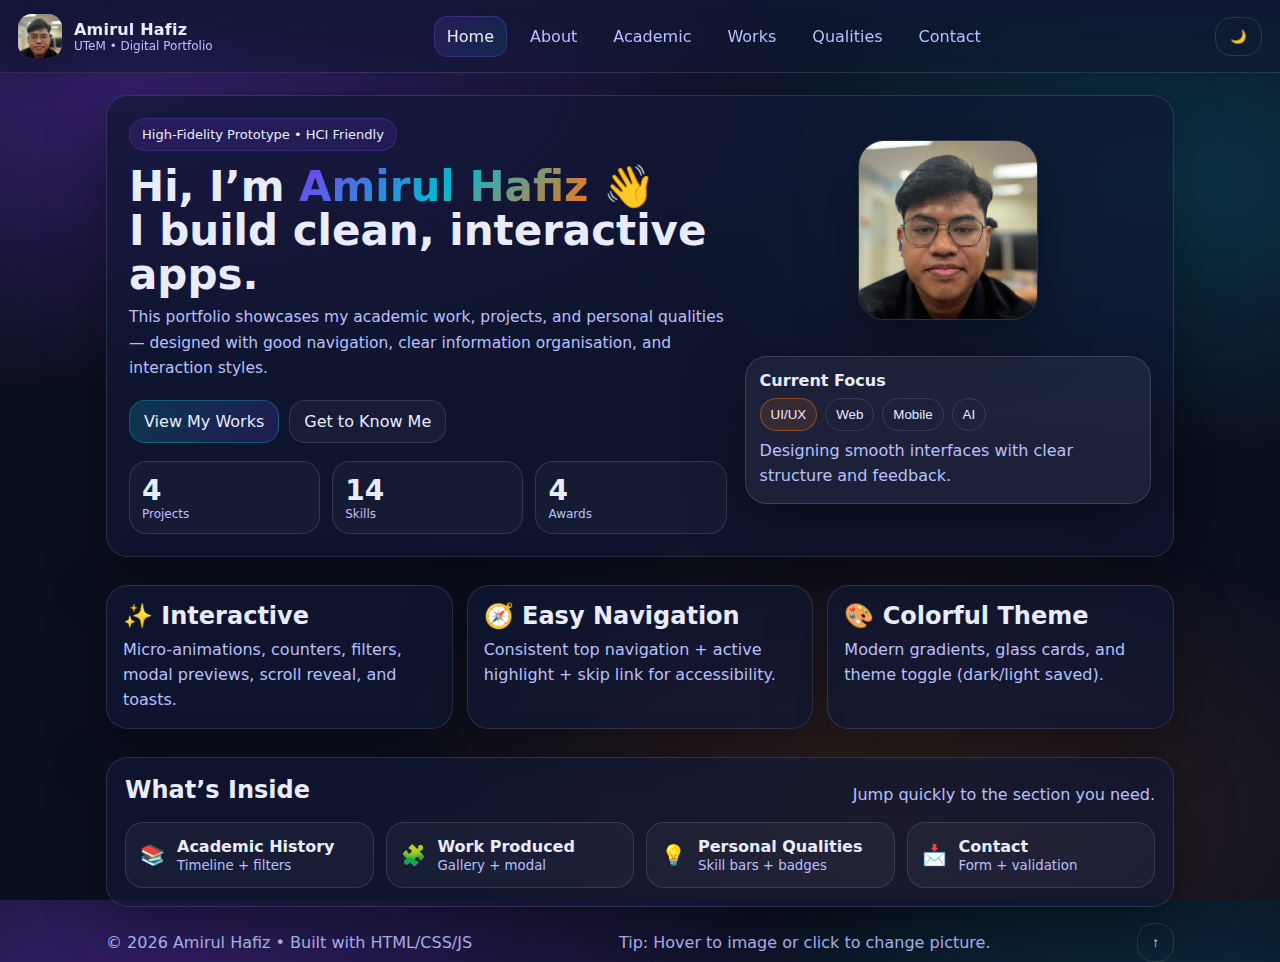
<file: index.html>
<!doctype html>
<html lang="en" data-theme="dark">
<head>
  <meta charset="utf-8" />
  <meta name="viewport" content="width=device-width,initial-scale=1" />
  <title>Amirul Hafiz — Portfolio</title>
  <link rel="stylesheet" href="css/index.css" />
</head>
<body>
  <a class="skip" href="#main">Skip to content</a>

  <header class="topbar">
    <div class="brand">
  <span class="logo avatarLogo">
    <img
      src="assets/avatar.png"
      alt="Amirul Hafiz"
      onerror="this.remove(); this.parentElement.textContent='A';"
    />
  </span>

  <div>
    <div class="name">Amirul Hafiz</div>
    <div class="tag">UTeM • Digital Portfolio</div>
  </div>
</div>


    <nav class="nav" aria-label="Primary">
      <a class="active" href="index.html">Home</a>
      <a href="about.html">About</a>
      <a href="academic.html">Academic</a>
      <a href="works.html">Works</a>
      <a href="qualities.html">Qualities</a>
      <a href="contact.html">Contact</a>
    </nav>

    <button class="btn ghost" id="themeBtn" aria-label="Toggle theme">🌙</button>
  </header>

  <main id="main" class="container">
    <section class="hero card">
      <div class="hero-left">
        <div class="pill">High-Fidelity Prototype • HCI Friendly</div>
        <h1>
          Hi, I’m <span class="grad">Amirul Hafiz</span> 👋
          <br />I build clean, interactive apps.
        </h1>
        <p class="lead">
          This portfolio showcases my academic work, projects, and personal qualities — designed with good
          navigation, clear information organisation, and interaction styles.
        </p>

        <div class="cta">
          <a class="btn primary" href="works.html">View My Works</a>
          <a class="btn" href="about.html">Get to Know Me</a>
        </div>

        <div class="quick">
          <div class="stat">
            <div class="num" data-counter="4">0</div>
            <div class="lbl">Projects</div>
          </div>
          <div class="stat">
            <div class="num" data-counter="14">0</div>
            <div class="lbl">Skills</div>
          </div>
          <div class="stat">
            <div class="num" data-counter="4">0</div>
            <div class="lbl">Awards</div>
          </div>
        </div>
      </div>

      <div class="hero-right">
        <div class="avatarWrap">
          <img class="avatar"
              src="assets/avatar.png"
              data-alt1="assets/avatar-alt.png"
              data-alt2="assets/avatar2-alt.png"
              alt="Your portrait"
              onerror="this.style.display='none';document.querySelector('.avatarFallback').style.display='grid';" />

          <div class="avatarFallback" aria-hidden="true">
            <span>AH</span>
          </div>
        </div>
        
        <div class="mini card glass">
          <div class="miniTitle">Current Focus</div>
          <div class="chips" id="chipBox">
            <button class="chip active" data-chip="UI/UX">UI/UX</button>
            <button class="chip" data-chip="Web">Web</button>
            <button class="chip" data-chip="Mobile">Mobile</button>
            <button class="chip" data-chip="AI">AI</button>
          </div>
          <p class="miniText" id="chipText">Designing smooth interfaces with clear structure and feedback.</p>
        </div>
      </div>
    </section>

    <section class="grid">
      <article class="card feature reveal">
        <h2>✨ Interactive</h2>
        <p>Micro-animations, counters, filters, modal previews, scroll reveal, and toasts.</p>
      </article>
      <article class="card feature reveal">
        <h2>🧭 Easy Navigation</h2>
        <p>Consistent top navigation + active highlight + skip link for accessibility.</p>
      </article>
      <article class="card feature reveal">
        <h2>🎨 Colorful Theme</h2>
        <p>Modern gradients, glass cards, and theme toggle (dark/light saved).</p>
      </article>
    </section>

    <section class="card reveal">
      <div class="sectionHead">
        <h2>What’s Inside</h2>
        <p>Jump quickly to the section you need.</p>
      </div>
      <div class="jump">
        <a class="jumpCard" href="academic.html">
          <span>📚</span>
          <div>
            <b>Academic History</b>
            <small>Timeline + filters</small>
          </div>
        </a>
        <a class="jumpCard" href="works.html">
          <span>🧩</span>
          <div>
            <b>Work Produced</b>
            <small>Gallery + modal</small>
          </div>
        </a>
        <a class="jumpCard" href="qualities.html">
          <span>💡</span>
          <div>
            <b>Personal Qualities</b>
            <small>Skill bars + badges</small>
          </div>
        </a>
        <a class="jumpCard" href="contact.html">
          <span>📩</span>
          <div>
            <b>Contact</b>
            <small>Form + validation</small>
          </div>
        </a>
      </div>
    </section>

    <footer class="footer">
      <div>© <span id="year"></span> Amirul Hafiz • Built with HTML/CSS/JS</div>
      <span class="muted">Tip: Hover to image or click to change picture.</span>
      <button class="btn ghost" id="toTop" aria-label="Back to top">↑</button>
    </footer>
  </main>

  <div class="toast" id="toast" role="status" aria-live="polite"></div>
  <script src="js/index.js"></script>
</body>
</html>
</file>
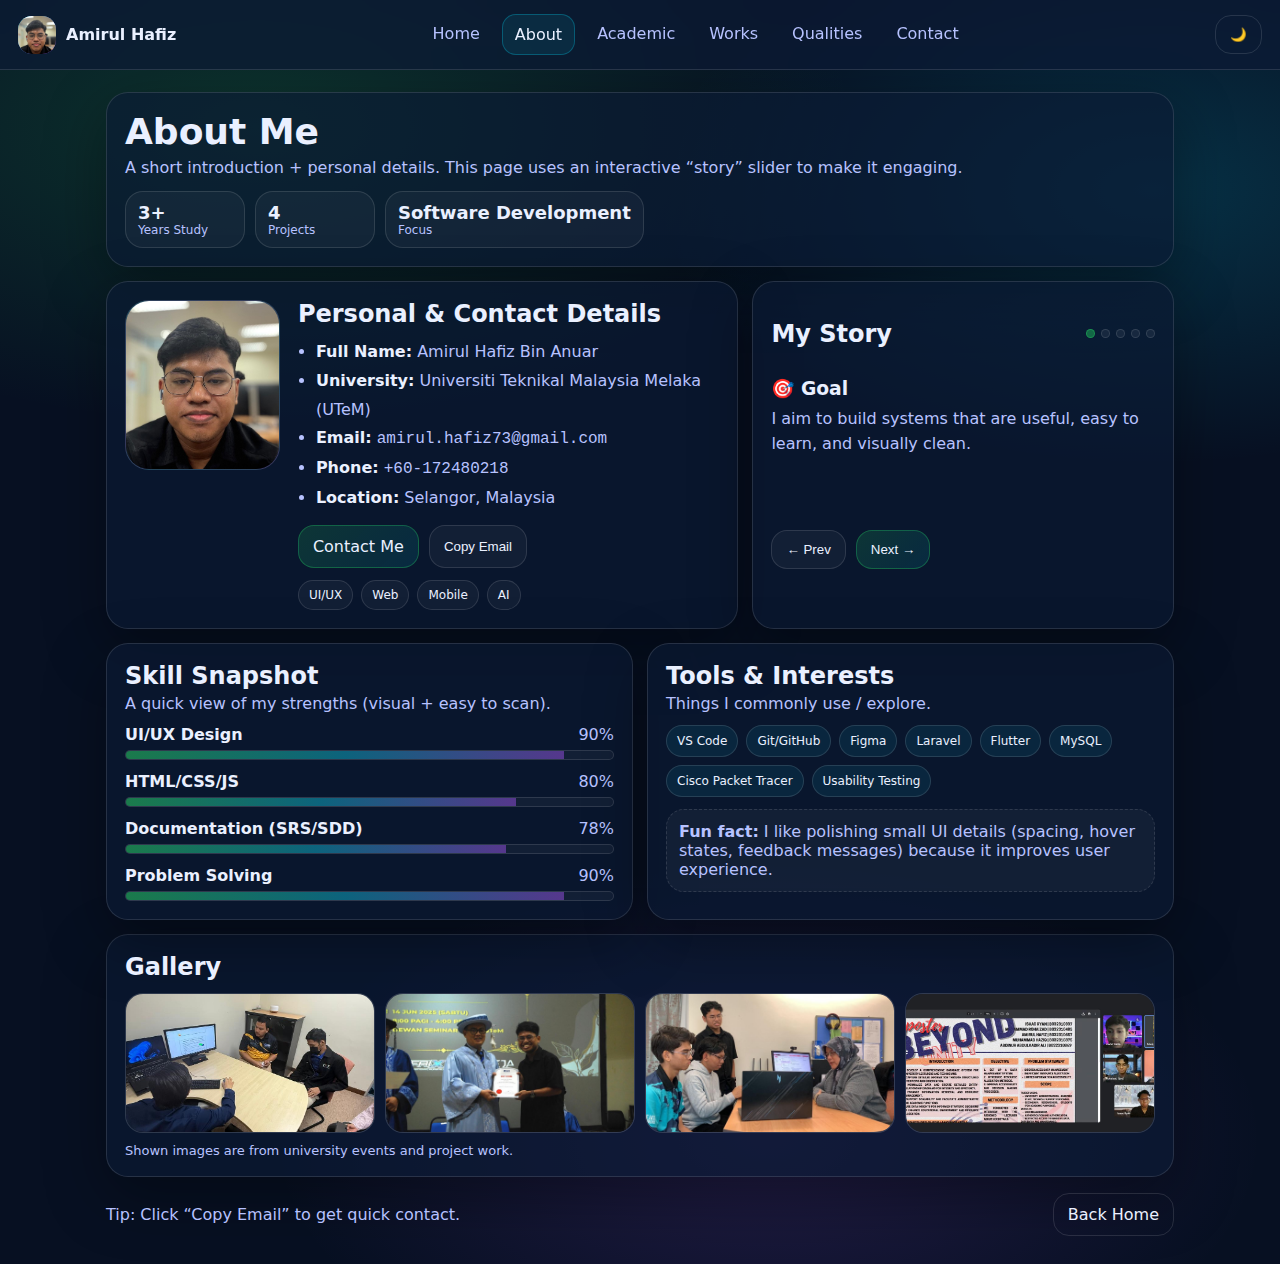
<file: about.html>
<!doctype html>
<html lang="en" data-theme="dark">
<head>
  <meta charset="utf-8" />
  <meta name="viewport" content="width=device-width,initial-scale=1" />
  <title>About — Amirul Hafiz</title>
  <link rel="stylesheet" href="css/about.css" />
</head>
<body>
  <header class="topbar">
    <a class="brand" href="index.html">
  <span class="logo avatarLogo">
    <img src="assets/avatar.png" alt="Amirul Hafiz"
      onerror="this.remove(); this.parentElement.textContent='A';" />
  </span>
  <b>Amirul Hafiz</b>
</a>

    <nav class="nav">
      <a href="index.html">Home</a>
      <a class="active" href="about.html">About</a>
      <a href="academic.html">Academic</a>
      <a href="works.html">Works</a>
      <a href="qualities.html">Qualities</a>
      <a href="contact.html">Contact</a>
    </nav>
    <button class="btn ghost" id="themeBtn" aria-label="Toggle theme">🌙</button>
  </header>

  <main class="container">
    <!-- HEADER -->
    <section class="card header">
      <div class="headRow">
        <div>
          <h1>About Me</h1>
          <p class="muted">
            A short introduction + personal details. This page uses an interactive “story” slider to make it engaging.
          </p>
        </div>

        <div class="miniStats">
          <div class="miniStat">
            <div class="miniNum">3+</div>
            <div class="miniLbl">Years Study</div>
          </div>
          <div class="miniStat">
            <div class="miniNum">4</div>
            <div class="miniLbl">Projects</div>
          </div>
          <div class="miniStat">
            <div class="miniNum">Software Development</div>
            <div class="miniLbl">Focus</div>
          </div>
        </div>
      </div>
    </section>

    <!-- TOP GRID -->
    <section class="grid">
      <!-- PROFILE CARD -->
      <article class="card profile">
        <div class="pic" id="pic">
          <img src="assets/avatar.png" alt="Your photo"
               onerror="this.remove();document.getElementById('fallback').style.display='grid';" />
          <div id="fallback" class="fallback" aria-hidden="true">AH</div>
        </div>

        <div class="info">
          <h2>Personal & Contact Details</h2>

          <ul class="list">
            <li><b>Full Name:</b> Amirul Hafiz Bin Anuar</li>
            <li><b>University:</b> Universiti Teknikal Malaysia Melaka (UTeM)</li>
            <li><b>Email:</b> <span class="mono">amirul.hafiz73@gmail.com</span></li>
            <li><b>Phone:</b> <span class="mono">+60-172480218</span></li>
            <li><b>Location:</b> Selangor, Malaysia</li>
          </ul>

          <div class="row">
            <a class="btn primary" href="contact.html">Contact Me</a>
            <button class="btn" id="copyBtn">Copy Email</button>
          </div>

          <div class="chips" aria-label="Highlights">
            <span class="chip">UI/UX</span>
            <span class="chip">Web</span>
            <span class="chip">Mobile</span>
            <span class="chip">AI</span>
          </div>
        </div>
      </article>

      <!-- STORY SLIDER -->
      <article class="card story">
        <div class="storyTop">
          <h2>My Story</h2>
          <div class="dots" id="dots"></div>
        </div>

        <div class="slides" id="slides">
          <div class="slide active">
            <h3>🎯 Goal</h3>
            <p>I aim to build systems that are useful, easy to learn, and visually clean.</p>
          </div>

          <div class="slide">
            <h3>🛠 What I Enjoy</h3>
            <p>UI/UX, full-stack web, databases, and building features that feel smooth to users.</p>
          </div>

          <div class="slide">
            <h3>📌 Current Focus</h3>
            <p>Improving interaction design, information structure, accessibility, and micro-interactions.</p>
          </div>

          <div class="slide">
            <h3>🤝 Teamwork</h3>
            <p>I like collaborating in groups—planning tasks, documenting work (SRS/SDD), and presenting outcomes.</p>
          </div>

          <div class="slide">
            <h3>🚀 Strength</h3>
            <p>Turning requirements into real prototypes: clear UI structure, role-based screens, and functional flows.</p>
          </div>
        </div>

        <div class="controls">
          <button class="btn" id="prev">← Prev</button>
          <button class="btn primary" id="next">Next →</button>
        </div>
      </article>
    </section>

    <!-- SECOND GRID -->
    <section class="grid2">
      <!-- SKILLS BARS -->
      <article class="card block">
        <div class="blockHead">
          <h2>Skill Snapshot</h2>
          <p class="muted">A quick view of my strengths (visual + easy to scan).</p>
        </div>

        <div class="bars">
          <div class="barRow">
            <div class="barTop"><b>UI/UX Design</b><span>90%</span></div>
            <div class="bar"><span style="width:90%"></span></div>
          </div>

          <div class="barRow">
            <div class="barTop"><b>HTML/CSS/JS</b><span>80%</span></div>
            <div class="bar"><span style="width:80%"></span></div>
          </div>

          <div class="barRow">
            <div class="barTop"><b>Documentation (SRS/SDD)</b><span>78%</span></div>
            <div class="bar"><span style="width:78%"></span></div>
          </div>

          <div class="barRow">
            <div class="barTop"><b>Problem Solving</b><span>90%</span></div>
            <div class="bar"><span style="width:90%"></span></div>
          </div>
        </div>
      </article>

      <!-- TOOLS + INTERESTS -->
      <article class="card block">
        <div class="blockHead">
          <h2>Tools & Interests</h2>
          <p class="muted">Things I commonly use / explore.</p>
        </div>

        <div class="pillGrid">
          <span class="pillTag">VS Code</span>
          <span class="pillTag">Git/GitHub</span>
          <span class="pillTag">Figma</span>
          <span class="pillTag">Laravel</span>
          <span class="pillTag">Flutter</span>
          <span class="pillTag">MySQL</span>
          <span class="pillTag">Cisco Packet Tracer</span>
          <span class="pillTag">Usability Testing</span>
        </div>

        <div class="callout">
          <b>Fun fact:</b> I like polishing small UI details (spacing, hover states, feedback messages) because it improves user experience.
        </div>
      </article>
    </section>

    <!-- OPTIONAL PHOTO STRIP -->
    <section class="card gallery">
      <div class="blockHead">
        <h2>Gallery</h2>
      </div>

      <div class="photos">
        <img src="assets/gallery/1.jpg" alt="Gallery image 1"
             onerror="this.style.display='none'">
        <img src="assets/gallery/2.jpg" alt="Gallery image 2"
             onerror="this.style.display='none'">
        <img src="assets/gallery/3.jpg" alt="Gallery image 3"
             onerror="this.style.display='none'">
        <img src="assets/gallery/4.jpg" alt="Gallery image 4"
             onerror="this.style.display='none'">
      </div>

      <p class="muted smallNote">
        Shown images are from university events and project work.
      </p>
    </section>

    <footer class="footer">
      <span class="muted">Tip: Click “Copy Email” to get quick contact.</span>
      <a class="btn ghost" href="index.html">Back Home</a>
    </footer>
  </main>

  <div class="toast" id="toast" role="status" aria-live="polite"></div>
  <script src="js/about.js"></script>
</body>
</html>
</file>
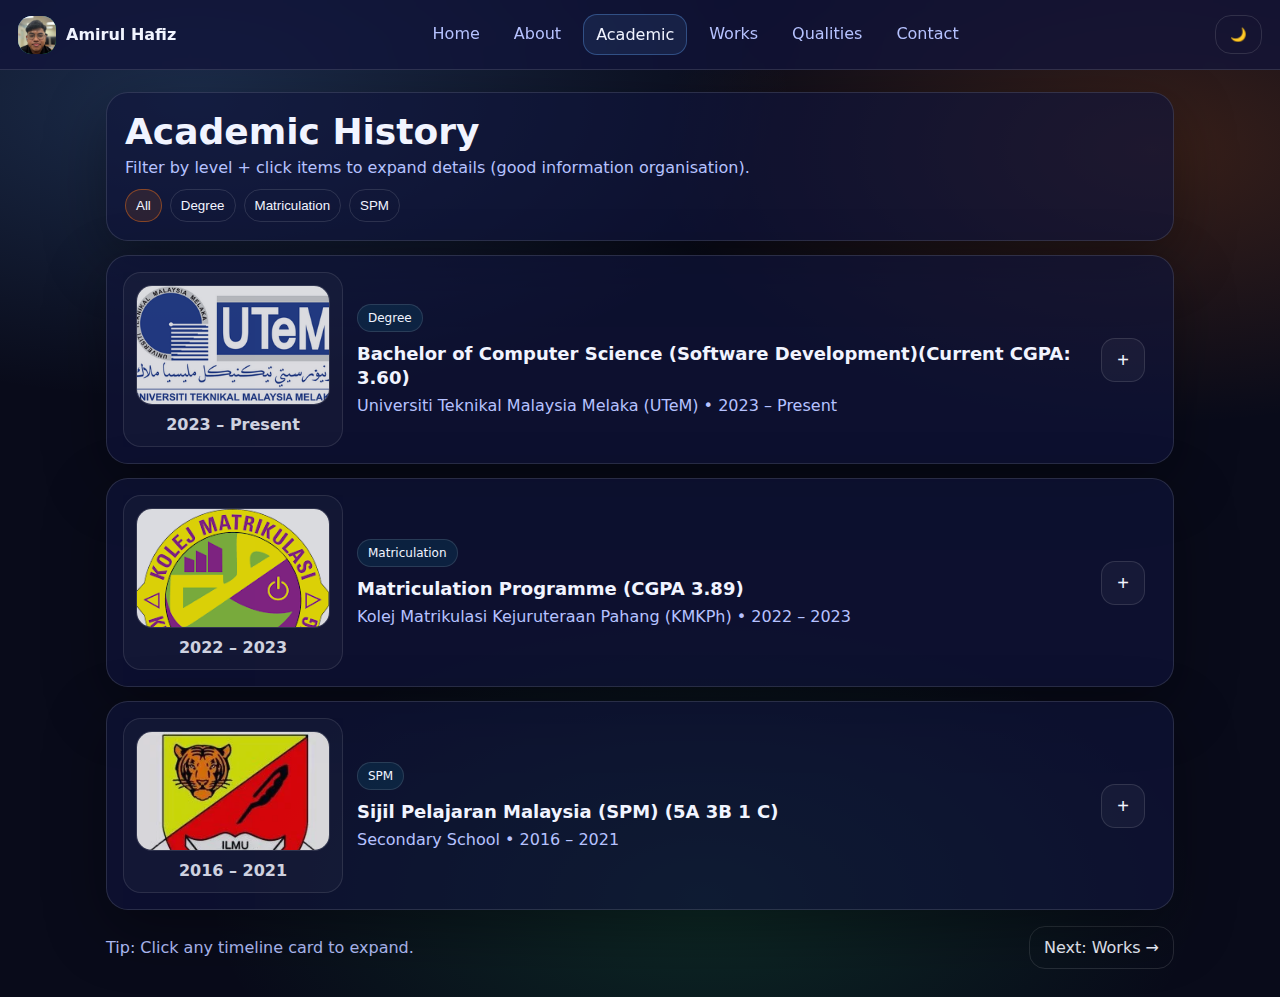
<file: academic.html>
<!doctype html>
<html lang="en" data-theme="dark">
<head>
  <meta charset="utf-8" />
  <meta name="viewport" content="width=device-width,initial-scale=1" />
  <title>Academic — Amirul Hafiz</title>
  <link rel="stylesheet" href="css/academic.css" />
</head>
<body>
  <header class="topbar">
    <a class="brand" href="index.html">
  <span class="logo avatarLogo">
    <img src="assets/avatar.png" alt="Amirul Hafiz"
      onerror="this.remove(); this.parentElement.textContent='A';" />
  </span>
  <b>Amirul Hafiz</b>
</a>

    <nav class="nav">
      <a href="index.html">Home</a>
      <a href="about.html">About</a>
      <a class="active" href="academic.html">Academic</a>
      <a href="works.html">Works</a>
      <a href="qualities.html">Qualities</a>
      <a href="contact.html">Contact</a>
    </nav>
    <button class="btn ghost" id="themeBtn">🌙</button>
  </header>

  <main class="container">
    <section class="card head">
      <h1>Academic History</h1>
      <p class="muted">Filter by level + click items to expand details (good information organisation).</p>

      <div class="filters" id="filters">
        <button class="chip active" data-filter="all">All</button>
        <button class="chip" data-filter="Degree">Degree</button>
        <button class="chip" data-filter="Matriculation">Matriculation</button>
        <button class="chip" data-filter="SPM">SPM</button>
      </div>
    </section>

    <section class="timeline" id="timeline"></section>

    <footer class="footer">
      <span class="muted">Tip: Click any timeline card to expand.</span>
      <a class="btn ghost" href="works.html">Next: Works →</a>
    </footer>
  </main>

  <div class="toast" id="toast" role="status" aria-live="polite"></div>
  <script src="js/academic.js"></script>
</body>
</html>
</file>
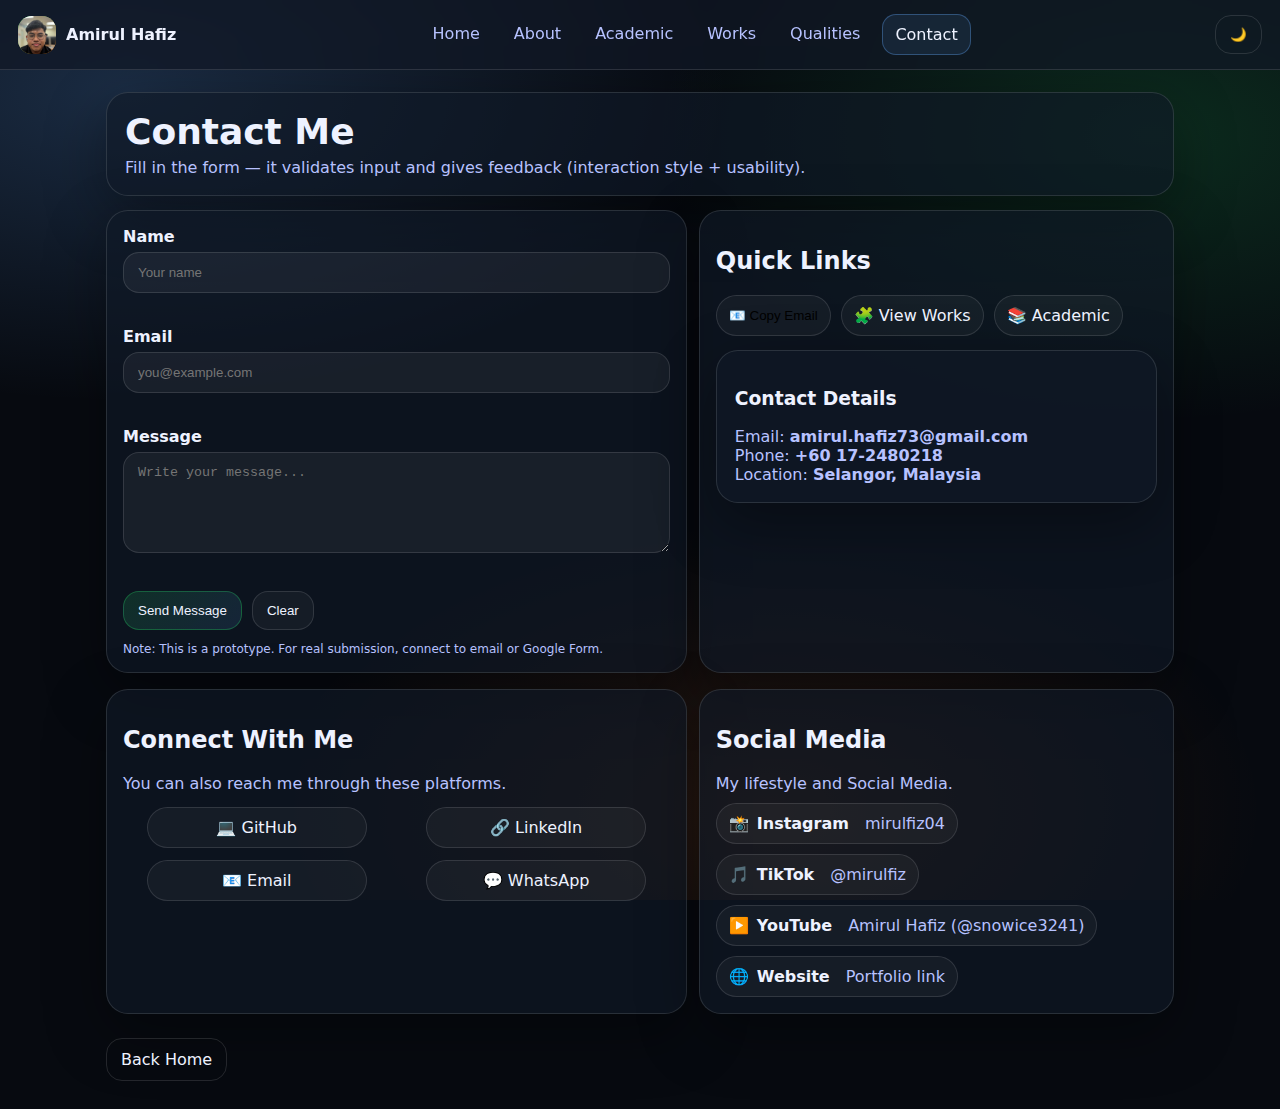
<file: contact.html>
<!doctype html>
<html lang="en" data-theme="dark">
<head>
  <meta charset="utf-8" />
  <meta name="viewport" content="width=device-width,initial-scale=1" />
  <title>Contact — Amirul Hafiz</title>
  <link rel="stylesheet" href="css/contact.css" />
</head>
<body>
  <header class="topbar">
    <a class="brand" href="index.html">
      <span class="logo avatarLogo">
        <img src="assets/avatar.png" alt="Amirul Hafiz"
          onerror="this.remove(); this.parentElement.textContent='A';" />
      </span>
      <b>Amirul Hafiz</b>
    </a>

    <nav class="nav">
      <a href="index.html">Home</a>
      <a href="about.html">About</a>
      <a href="academic.html">Academic</a>
      <a href="works.html">Works</a>
      <a href="qualities.html">Qualities</a>
      <a class="active" href="contact.html">Contact</a>
    </nav>
    <button class="btn ghost" id="themeBtn" type="button">🌙</button>
  </header>

  <main class="container">
    <section class="card head">
      <h1>Contact Me</h1>
      <p class="muted">Fill in the form — it validates input and gives feedback (interaction style + usability).</p>
    </section>

    <section class="grid">
      <form class="card form" id="form" novalidate>
        <label>
          <span>Name</span>
          <input id="name" type="text" placeholder="Your name" required minlength="2" />
          <small class="err" id="eName"></small>
        </label>

        <label>
          <span>Email</span>
          <input id="email" type="email" placeholder="you@example.com" required />
          <small class="err" id="eEmail"></small>
        </label>

        <label>
          <span>Message</span>
          <textarea id="msg" rows="5" placeholder="Write your message..." required minlength="8"></textarea>
          <small class="err" id="eMsg"></small>
        </label>

        <div class="row">
          <button class="btn primary" type="submit">Send Message</button>
          <button class="btn" type="button" id="clear">Clear</button>
        </div>

        <p class="muted tiny">Note: This is a prototype. For real submission, connect to email or Google Form.</p>
      </form>

      <aside class="card side">
        <h2>Quick Links</h2>
        <div class="links">
          <button class="pill" id="copyEmail" type="button">📧 Copy Email</button>
          <a class="pill" href="works.html">🧩 View Works</a>
          <a class="pill" href="academic.html">📚 Academic</a>
        </div>

        <div class="card mini">
          <h3>Contact Details</h3>
          <p class="muted">Email: <b id="myEmailText">amirul.hafiz73@gmail.com</b></p>
          <p class="muted">Phone: <b>+60 17-2480218</b></p>
          <p class="muted">Location: <b>Selangor, Malaysia</b></p>
        </div>
      </aside>
    </section>

    <!-- ✅ Bottom row (fills the “blank space” nicely) -->
    <section class="grid bottomGrid">
      <section class="card socialBox">
        <h2>Connect With Me</h2>
        <p class="muted">You can also reach me through these platforms.</p>

        <div class="connectGrid">
          <a class="pill wide" href="https://github.com/Mirulfiz04" target="_blank" rel="noopener">💻 GitHub</a>
          <a class="pill wide" href="https://www.linkedin.com/in/mirulfiz040428/" target="_blank" rel="noopener">🔗 LinkedIn</a>
          <a class="pill wide" id="openMail" href="#" role="button">📧 Email</a>
          <a class="pill wide" href="https://wa.me/60172480218" target="_blank" rel="noopener">💬 WhatsApp</a>
        </div>
      </section>

      <section class="card socialBox">
          <h2>Social Media</h2>
          <p class="muted">My lifestyle and Social Media.</p>

          <!-- ✅ ADD THIS WRAPPER -->
          <div class="links">

            <a href="https://instagram.com/mirulfiz04"
              target="_blank"
              rel="noopener noreferrer"
              class="pill">
              📸 <b>Instagram</b><br>
              <span class="muted">mirulfiz04</span>
            </a>

            <a href="https://www.tiktok.com/@mirulfiz"
              target="_blank"
              rel="noopener noreferrer"
              class="pill">
              🎵 <b>TikTok</b><br>
              <span class="muted">@mirulfiz</span>
            </a>

            <a href="https://www.youtube.com/@snowice3241"
              target="_blank"
              rel="noopener noreferrer"
              class="pill">
              ▶️ <b>YouTube</b><br>
              <span class="muted">Amirul Hafiz (@snowice3241)</span>
            </a>

            <a href="https://mirulfiz04.github.io/E-portfolio-assignment-HCI/"
              target="_blank"
              rel="noopener noreferrer"
              class="pill">
              🌐 <b>Website</b><br>
              <span class="muted">Portfolio link</span>
            </a>

          </div>
        </section>

    </section>

    <footer class="footer">
      <a class="btn ghost" href="index.html">Back Home</a>
    </footer>
  </main>

  <div class="toast" id="toast" role="status" aria-live="polite"></div>
  <script src="js/contact.js"></script>
</body>
</html>
</file>
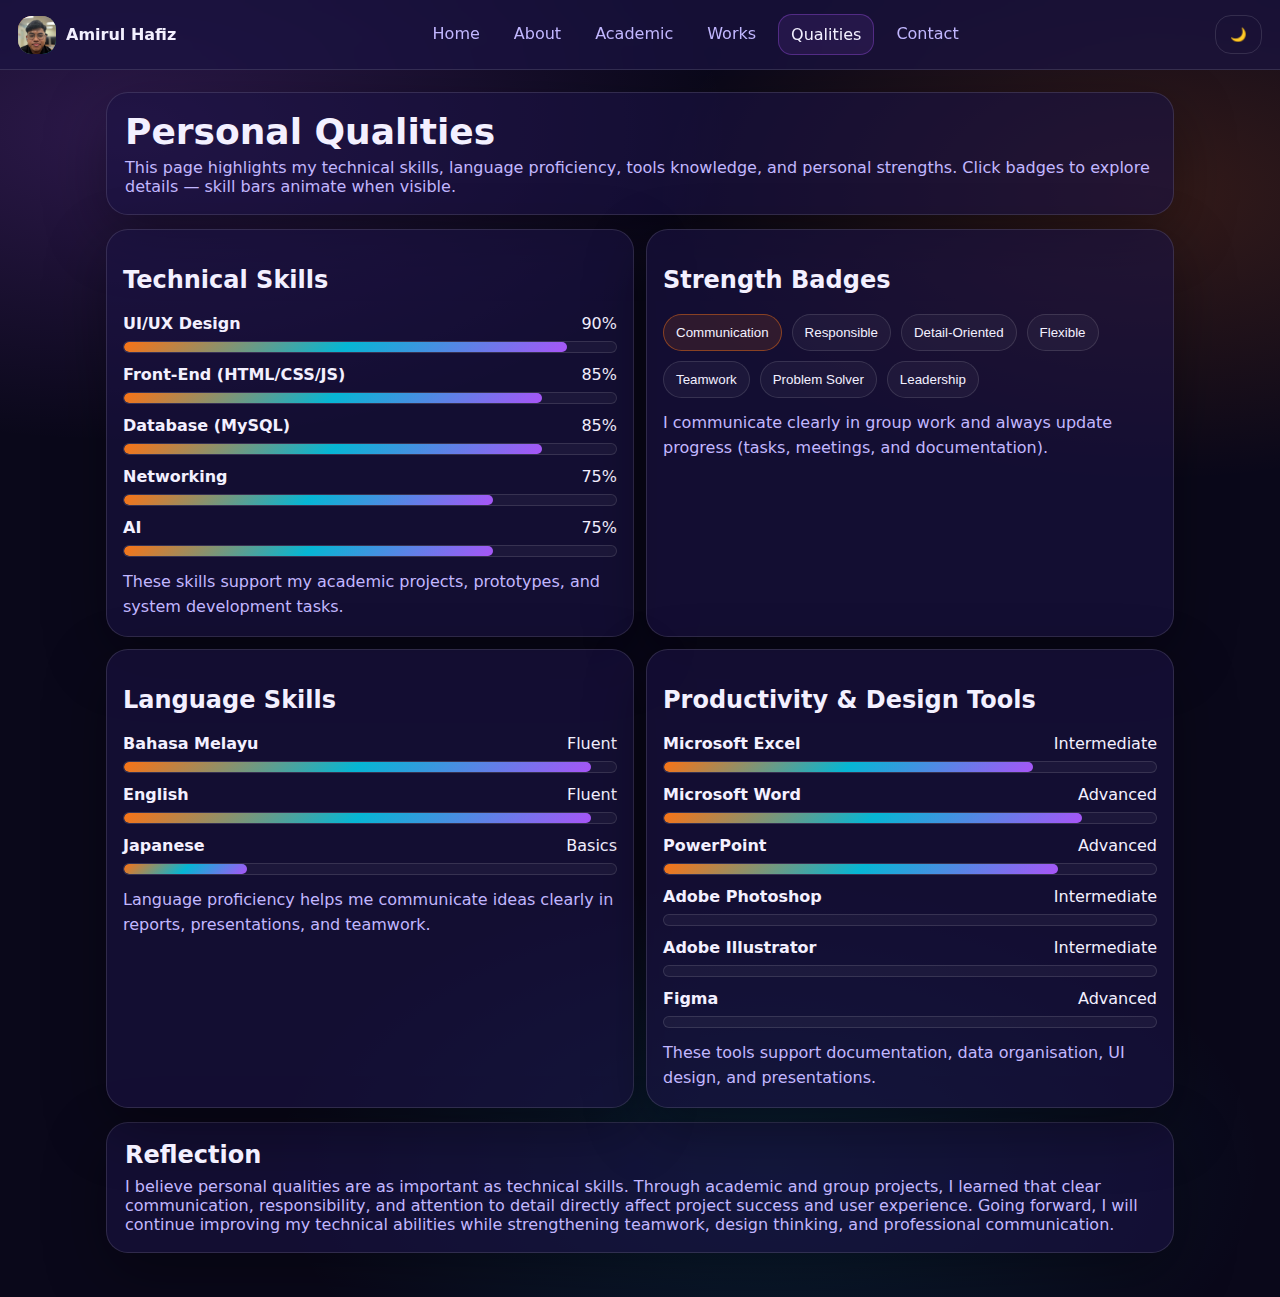
<file: qualities.html>
<!doctype html>
<html lang="en" data-theme="dark">
<head>
  <meta charset="utf-8" />
  <meta name="viewport" content="width=device-width,initial-scale=1" />
  <title>Qualities — Amirul Hafiz</title>
  <link rel="stylesheet" href="css/qualities.css" />
</head>
<body>
  <header class="topbar">
    <a class="brand" href="index.html">
  <span class="logo avatarLogo">
    <img src="assets/avatar.png" alt="Amirul Hafiz"
      onerror="this.remove(); this.parentElement.textContent='A';" />
  </span>
  <b>Amirul Hafiz</b>
</a>

    <nav class="nav">
      <a href="index.html">Home</a>
      <a href="about.html">About</a>
      <a href="academic.html">Academic</a>
      <a href="works.html">Works</a>
      <a class="active" href="qualities.html">Qualities</a>
      <a href="contact.html">Contact</a>
    </nav>
    <button class="btn ghost" id="themeBtn" aria-label="Toggle theme">🌙</button>
  </header>

  <main class="container">
    <section class="card head">
      <h1>Personal Qualities</h1>
      <p class="muted">
        This page highlights my technical skills, language proficiency, tools knowledge, and personal strengths.
        Click badges to explore details — skill bars animate when visible.
      </p>
    </section>

    <section class="grid">
      <!-- TECH SKILLS -->
      <article class="card box">
        <h2>Technical Skills</h2>

        <div class="skill" data-val="90">
          <div class="row"><b>UI/UX Design</b><span>90%</span></div>
          <div class="bar"><i></i></div>
        </div>

        <div class="skill" data-val="85">
          <div class="row"><b>Front-End (HTML/CSS/JS)</b><span>85%</span></div>
          <div class="bar"><i></i></div>
        </div>

        <div class="skill" data-val="85">
          <div class="row"><b>Database (MySQL)</b><span>85%</span></div>
          <div class="bar"><i></i></div>
        </div>

        <div class="skill" data-val="75">
          <div class="row"><b>Networking</b><span>75%</span></div>
          <div class="bar"><i></i></div>
        </div>

        <div class="skill" data-val="75">
          <div class="row"><b>AI</b><span>75%</span></div>
          <div class="bar"><i></i></div>
        </div>

        <p class="muted tip">
          These skills support my academic projects, prototypes, and system development tasks.
        </p>
      </article>

      <!-- BADGES -->
      <article class="card box">
        <h2>Strength Badges</h2>

        <div class="badges" id="badges">
          <button class="badge active" data-text="I communicate clearly in group work and always update progress (tasks, meetings, and documentation).">
            Communication
          </button>
          <button class="badge" data-text="I plan tasks early, follow deadlines, and deliver based on requirements and rubrics.">
            Responsible
          </button>
          <button class="badge" data-text="I enjoy polishing UI details such as spacing, hover effects, and validation so the experience feels smooth.">
            Detail-Oriented
          </button>
          <button class="badge" data-text="When requirements change, I adapt quickly and maintain consistent structure across pages/features.">
            Flexible
          </button>
          <button class="badge" data-text="I work well with teammates by dividing tasks, integrating work, and helping with debugging when needed.">
            Teamwork
          </button>
          <button class="badge" data-text="I debug step-by-step using console logs, checking paths/events, and testing until features work properly.">
            Problem Solver
          </button>
          <button class="badge" data-text="I able to lead the team by assigning tasks, monitoring progress, and ensuring timely completion of projects.">
            Leadership
          </button>
        </div>

        <p class="note muted" id="note">
          I communicate clearly in group work and always update progress (tasks, meetings, and documentation).
        </p>
      </article>

      <!-- LANGUAGE SKILLS -->
      <article class="card box">
        <h2>Language Skills</h2>

        <div class="skill" data-val="95">
          <div class="row"><b>Bahasa Melayu</b><span>Fluent</span></div>
          <div class="bar"><i></i></div>
        </div>

        <div class="skill" data-val="95">
          <div class="row"><b>English</b><span>Fluent</span></div>
          <div class="bar"><i></i></div>
        </div>

        <div class="skill" data-val="25">
          <div class="row"><b>Japanese</b><span>Basics</span></div>
          <div class="bar"><i></i></div>
        </div>

        <p class="muted tip">
          Language proficiency helps me communicate ideas clearly in reports, presentations, and teamwork.
        </p>
      </article>

      <!-- TOOLS SKILLS -->
      <article class="card box">
        <h2>Productivity & Design Tools</h2>

        <div class="skill" data-val="75">
          <div class="row"><b>Microsoft Excel</b><span>Intermediate</span></div>
          <div class="bar"><i></i></div>
        </div>

        <div class="skill" data-val="85">
          <div class="row"><b>Microsoft Word</b><span>Advanced</span></div>
          <div class="bar"><i></i></div>
        </div>

        <div class="skill" data-val="80">
          <div class="row"><b>PowerPoint</b><span>Advanced</span></div>
          <div class="bar"><i></i></div>
        </div>

        <div class="skill" data-val="70">
          <div class="row"><b>Adobe Photoshop</b><span>Intermediate</span></div>
          <div class="bar"><i></i></div>
        </div>

        <div class="skill" data-val="70">
          <div class="row"><b>Adobe Illustrator</b><span>Intermediate</span></div>
          <div class="bar"><i></i></div>
        </div>

        <div class="skill" data-val="85">
          <div class="row"><b>Figma</b><span>Advanced</span></div>
          <div class="bar"><i></i></div>
        </div>

        <p class="muted tip">
          These tools support documentation, data organisation, UI design, and presentations.
        </p>
      </article>
    </section>

    <!-- REFLECTION -->
    <section class="card reflect">
      <h2>Reflection</h2>
      <p class="muted">
        I believe personal qualities are as important as technical skills. Through academic and group projects, I learned that
        clear communication, responsibility, and attention to detail directly affect project success and user experience.
        Going forward, I will continue improving my technical abilities while strengthening teamwork, design thinking, and
        professional communication.
      </p>
    </section>

    <footer class="footer">
    </footer>
  </main>

  <div class="toast" id="toast" role="status" aria-live="polite"></div>
  <script src="js/qualities.js"></script>
</body>
</html>
</file>
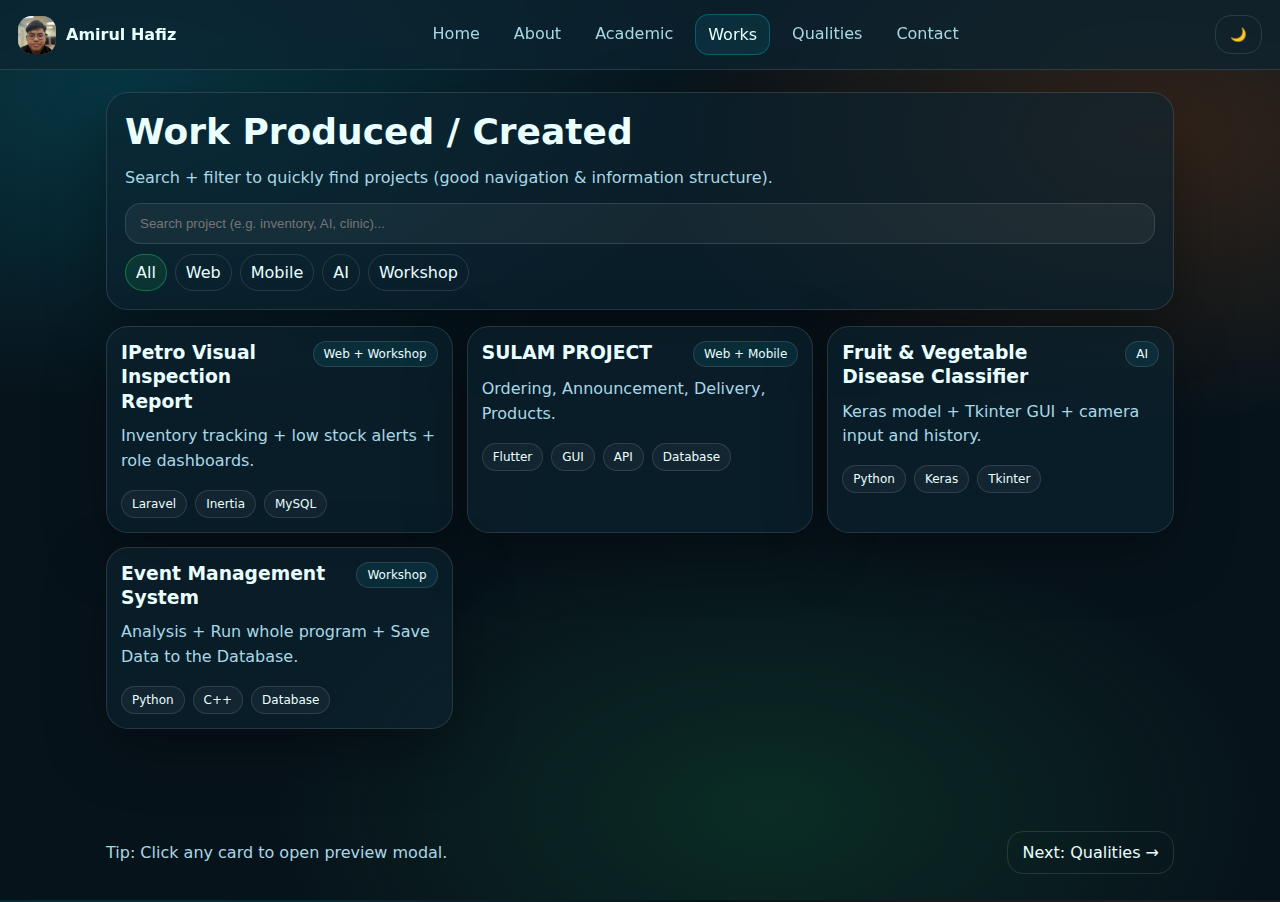
<file: works.html>
<!doctype html>
<html lang="en" data-theme="dark">
<head>
  <meta charset="utf-8" />
  <meta name="viewport" content="width=device-width,initial-scale=1" />
  <title>Works — Amirul Hafiz</title>
  <link rel="stylesheet" href="css/works.css" />
</head>
<body>
  <header class="topbar">
    <a class="brand" href="index.html">
  <span class="logo avatarLogo">
    <img src="assets/avatar.png" alt="Amirul Hafiz"
      onerror="this.remove(); this.parentElement.textContent='A';" />
  </span>
  <b>Amirul Hafiz</b>
</a>

    <nav class="nav">
      <a href="index.html">Home</a>
      <a href="about.html">About</a>
      <a href="academic.html">Academic</a>
      <a class="active" href="works.html">Works</a>
      <a href="qualities.html">Qualities</a>
      <a href="contact.html">Contact</a>
    </nav>
    <button class="btn ghost" id="themeBtn">🌙</button>
  </header>

  <main class="container">
    <section class="card head">
      <h1>Work Produced / Created</h1>
      <p class="muted">Search + filter to quickly find projects (good navigation & information structure).</p>

      <div class="tools">
        <input id="q" type="search" placeholder="Search project (e.g. inventory, AI, clinic)..." />
        <div class="filters" id="filters">
          <button class="chip active" data-cat="all">All</button>
          <button class="chip" data-cat="web">Web</button>
          <button class="chip" data-cat="mobile">Mobile</button>
          <button class="chip" data-cat="ai">AI</button>
          <button class="chip" data-cat="workshop">Workshop</button>
        </div>
      </div>
    </section>

    <section class="cards" id="cards"></section>

    <footer class="footer">
      <span class="muted">Tip: Click any card to open preview modal.</span>
      <a class="btn ghost" href="qualities.html">Next: Qualities →</a>
    </footer>
  </main>

  <div class="modal" id="modal" aria-hidden="true">
    <div class="modalCard" role="dialog" aria-modal="true" aria-labelledby="mTitle">
      <button class="x" id="close" aria-label="Close">✕</button>
      <div class="mBody">
        <div class="mImg" id="mImg"></div>
        <div class="mInfo">
          <h2 id="mTitle"></h2>
          <p id="mDesc" class="muted"></p>
          <div id="mTags" class="tags"></div>
          <div id="mLinks" class="links"></div>
        </div>
      </div>
    </div>
  </div>

  <div class="toast" id="toast" role="status" aria-live="polite"></div>
  <script src="js/works.js"></script>
</body>
</html>
</file>
<file: css/index.css>
:root{
  --bg:#0b1020; --panel:#0f1733; --text:#e9ecff; --muted:#b8c0ff;
  --line:rgba(255,255,255,.12);
  --p1:#7c3aed; --p2:#06b6d4; --p3:#f97316;
  --shadow: 0 20px 60px rgba(0,0,0,.35);
  --radius:22px;
}

:root[data-theme="light"]{
  --bg:#f6f7ff; --panel:#ffffff; --text:#111827; --muted:#4b5563;
  --line:rgba(0,0,0,.10);
  --shadow: 0 18px 50px rgba(0,0,0,.12);
}

*{box-sizing:border-box}
html,body{height:100%}

body{
  margin:0;
  font-family: ui-sans-serif, system-ui, -apple-system, Segoe UI, Roboto, Arial;
  color:var(--text);
  background:
    radial-gradient(1200px 500px at 10% 10%, rgba(124,58,237,.35), transparent 60%),
    radial-gradient(900px 500px at 90% 20%, rgba(6,182,212,.22), transparent 55%),
    radial-gradient(900px 500px at 70% 90%, rgba(249,115,22,.18), transparent 60%),
    var(--bg);
}

a{color:inherit; text-decoration:none}

/* Accessibility skip link */
.skip{
  position:absolute; left:-999px; top:10px;
  background:var(--panel); color:var(--text);
  padding:10px 12px; border:1px solid var(--line); border-radius:12px;
}
.skip:focus{left:10px; z-index:50}

/* Topbar */
.topbar{
  position:sticky; top:0; z-index:10;
  display:flex; align-items:center; justify-content:space-between;
  padding:14px 18px;
  background: linear-gradient(to bottom, rgba(15,23,51,.85), rgba(15,23,51,.45));
  backdrop-filter: blur(10px);
  border-bottom:1px solid var(--line);
}
:root[data-theme="light"] .topbar{
  background: linear-gradient(to bottom, rgba(255,255,255,.88), rgba(255,255,255,.55));
}

/* Brand */
.brand{display:flex; gap:12px; align-items:center}

.logo{
  width:44px; height:44px;
  display:grid; place-items:center;
  border-radius:14px;
  background: linear-gradient(135deg, var(--p1), var(--p2));
  box-shadow: var(--shadow);
  font-weight:900;
}

/* ✅ Avatar Logo in top-left */
.logo.avatarLogo{
  overflow:hidden;
  padding:0;
}
.logo.avatarLogo img{
  width:100%;
  height:100%;
  display:block;
  object-fit:cover;
  object-position:center 20%; /* adjust: 0% (up) to 50% (center) */
}

.name{font-weight:800; letter-spacing:.2px}
.tag{font-size:12px; color:var(--muted)}

/* Nav */
.nav{display:flex; gap:10px; flex-wrap:wrap; justify-content:center}
.nav a{
  padding:10px 12px;
  border-radius:14px;
  border:1px solid transparent;
  color:var(--muted);
}
.nav a:hover{border-color:var(--line); color:var(--text)}
.nav a.active{
  color:var(--text);
  background: linear-gradient(135deg, rgba(124,58,237,.18), rgba(6,182,212,.12));
  border-color: rgba(124,58,237,.35);
}

/* Layout */
.container{max-width:1100px; margin:22px auto; padding:0 16px}

.card{
  background: rgba(15,23,51,.7);
  border:1px solid var(--line);
  border-radius: var(--radius);
  box-shadow: var(--shadow);
}
:root[data-theme="light"] .card{background: rgba(255,255,255,.75)}

/* Hero */
.hero{
  display:grid;
  grid-template-columns: 1.25fr .85fr;
  gap:18px;
  padding:22px
}
@media (max-width: 900px){ .hero{grid-template-columns:1fr} }

.pill{
  display:inline-flex; align-items:center;
  padding:8px 12px;
  border-radius:999px;
  background: rgba(124,58,237,.15);
  border: 1px solid rgba(124,58,237,.30);
  font-size:13px;
}

h1{margin:14px 0 8px; font-size:42px; line-height:1.05}
@media (max-width: 520px){ h1{font-size:34px} }

.grad{
  background: linear-gradient(135deg, var(--p1), var(--p2), var(--p3));
  -webkit-background-clip:text;
  background-clip:text;
  color:transparent;
}

.lead{
  color:var(--muted);
  font-size:15.5px;
  line-height:1.65;
  margin:0 0 18px
}

/* Buttons */
.cta{display:flex; gap:10px; flex-wrap:wrap}
.btn{
  padding:11px 14px;
  border-radius:16px;
  border:1px solid var(--line);
  background: rgba(255,255,255,.04);
  color:var(--text);
  cursor:pointer;
  transition: transform .12s ease, border-color .12s ease;
}
.btn:hover{transform: translateY(-1px); border-color: rgba(255,255,255,.22)}
.btn:active{transform: translateY(0px)}
.btn.primary{
  border-color: rgba(6,182,212,.35);
  background: linear-gradient(135deg, rgba(6,182,212,.22), rgba(124,58,237,.18));
}
.btn.ghost{background:transparent}

/* Stats */
.quick{
  display:grid;
  grid-template-columns: repeat(3, 1fr);
  gap:12px;
  margin-top:18px
}
.stat{
  border:1px solid var(--line);
  border-radius:18px;
  padding:12px;
  background: rgba(255,255,255,.03);
}
.num{font-size:28px; font-weight:900}
.lbl{font-size:12px; color:var(--muted)}

/* Avatar (hero right) */
.hero-right{display:flex; flex-direction:column; gap:14px}
.avatarWrap{display:grid; place-items:center; padding:22px}
.avatar{
  width:180px; height:180px;
  object-fit:cover;
  object-position:center 20%; /* ✅ fixes face not visible */
  border-radius:26px;
  border:1px solid var(--line);
  box-shadow: var(--shadow);
  transition: opacity .25s ease;
  cursor:pointer;
}
.avatarFallback{
  width:180px; height:180px;
  display:none;
  place-items:center;
  border-radius:26px;
  background: linear-gradient(135deg, rgba(124,58,237,.25), rgba(6,182,212,.18));
  border:1px solid rgba(255,255,255,.15);
  font-size:42px; font-weight:900;
}

/* Mini focus card */
.glass{
  background: rgba(255,255,255,.06);
  border:1px solid rgba(255,255,255,.14);
}
.mini{padding:14px}
.miniTitle{font-weight:800; margin-bottom:8px}
.chips{display:flex; flex-wrap:wrap; gap:8px; margin-bottom:8px}
.chip{
  border-radius:999px;
  border:1px solid var(--line);
  background: transparent;
  color:var(--text);
  padding:8px 10px;
  cursor:pointer;
}
.chip.active{
  border-color: rgba(249,115,22,.45);
  background: rgba(249,115,22,.12);
}
.miniText{margin:0; color:var(--muted); line-height:1.55}

/* Features */
.grid{display:grid; 
  grid-template-columns: repeat(3, 1fr); 
  gap:14px; 
  margin-top:28px; 
  margin-bottom:28px;
}
@media (max-width: 900px){ .grid{grid-template-columns:1fr} }

.feature{padding:16px}
.feature h2{margin:0 0 8px}
.feature p{margin:0; color:var(--muted); line-height:1.55}

/* What's inside */
.sectionHead{
  display:flex;
  align-items:flex-end;
  justify-content:space-between;
  gap:12px;
  padding:18px 18px 0;
}
.sectionHead h2{margin:0}
.sectionHead p{margin:0; color:var(--muted)}

.jump{
  display:grid;
  grid-template-columns: repeat(4, 1fr);
  gap:12px;
  padding:18px
}
@media (max-width: 900px){ .jump{grid-template-columns:1fr 1fr} }
@media (max-width: 520px){ .jump{grid-template-columns:1fr} }

.jumpCard{
  display:flex;
  gap:12px;
  align-items:center;
  padding:14px;
  border:1px solid var(--line);
  border-radius:18px;
  background: rgba(255,255,255,.04);
  transition: transform .12s ease, border-color .12s ease;
}
.jumpCard:hover{transform: translateY(-2px); border-color: rgba(6,182,212,.35)}
.jumpCard span{font-size:20px}
.jumpCard small{display:block; color:var(--muted); margin-top:2px}

/* Footer */
.footer{
  display:flex;
  align-items:center;
  justify-content:space-between;
  margin:16px 0 28px;
  color:var(--muted);
}

/* Toast */
.toast{
  position: fixed;
  left: 50%;
  bottom: 22px;
  transform: translateX(-50%);
  padding: 10px 14px;
  border-radius: 999px;
  border: 1px solid var(--line);
  background: rgba(15,23,51,.85);
  backdrop-filter: blur(10px);
  box-shadow: var(--shadow);
  opacity: 0;
  pointer-events:none;
  transition: opacity .2s ease, transform .2s ease;
}
.toast.show{opacity:1; transform: translateX(-50%) translateY(-4px)}
:root[data-theme="light"] .toast{background: rgba(255,255,255,.9)}

/* Reveal */
.reveal{opacity:0; transform: translateY(10px); transition: .6s ease}
.reveal.show{opacity:1; transform: translateY(0)}
</file>
<file: css/about.css>
:root{
  --bg:#071022; --panel:#0b1a34; --text:#eaf0ff; --muted:#b7c2ff;
  --line:rgba(255,255,255,.12);
  --p1:#22c55e; --p2:#06b6d4; --p3:#a855f7;
  --shadow: 0 20px 60px rgba(0,0,0,.35);
  --r:22px;
}
:root[data-theme="light"]{
  --bg:#f3f6ff; --panel:#ffffff; --text:#111827; --muted:#4b5563;
  --line:rgba(0,0,0,.10);
  --shadow: 0 18px 50px rgba(0,0,0,.12);
}
*{box-sizing:border-box}
body{
  margin:0;
  font-family: ui-sans-serif, system-ui, -apple-system, Segoe UI, Roboto, Arial;
  color:var(--text);
  background:
    radial-gradient(1000px 500px at 20% 10%, rgba(34,197,94,.20), transparent 60%),
    radial-gradient(900px 500px at 90% 15%, rgba(6,182,212,.20), transparent 55%),
    radial-gradient(900px 500px at 60% 90%, rgba(168,85,247,.16), transparent 55%),
    var(--bg);
}
a{color:inherit; text-decoration:none}
.mono{font-family: ui-monospace, SFMono-Regular, Menlo, Monaco, Consolas, "Liberation Mono", monospace}

.topbar{
  position:sticky; top:0; z-index:10;
  display:flex; align-items:center; justify-content:space-between;
  padding:14px 18px;
  background: rgba(11,26,52,.70);
  border-bottom:1px solid var(--line);
  backdrop-filter: blur(10px);
}
:root[data-theme="light"] .topbar{background: rgba(255,255,255,.75)}
.brand{display:flex; gap:10px; align-items:center}

/* default logo */
.logo{
  width:38px; height:38px; border-radius:14px;
  display:grid; place-items:center;
  background: linear-gradient(135deg, var(--p2), var(--p3));
  font-weight:900;
}

/* ✅ NEW: avatar logo in top-left */
.logo.avatarLogo{
  overflow:hidden;
  padding:0;
}
.logo.avatarLogo img{
  width:100%;
  height:100%;
  object-fit:cover;
  object-position:center top; /* ✅ keep face visible in small logo */
  display:block;
}

.nav{display:flex; gap:10px; flex-wrap:wrap}
.nav a{padding:10px 12px; border-radius:14px; color:var(--muted)}
.nav a.active{
  color:var(--text);
  border:1px solid rgba(6,182,212,.35);
  background: rgba(6,182,212,.10);
}

.btn{
  padding:11px 14px; border-radius:16px;
  border:1px solid var(--line);
  background: rgba(255,255,255,.04);
  color:var(--text);
  cursor:pointer;
  transition: transform .12s ease, border-color .12s ease;
}
.btn:hover{transform: translateY(-1px); border-color: rgba(255,255,255,.22)}
.btn.primary{
  border-color: rgba(34,197,94,.35);
  background: linear-gradient(135deg, rgba(34,197,94,.18), rgba(6,182,212,.12));
}
.btn.ghost{background:transparent}

.container{max-width:1100px; margin:22px auto; padding:0 16px}
.card{
  background: rgba(11,26,52,.65);
  border:1px solid var(--line);
  border-radius: var(--r);
  box-shadow: var(--shadow);
}
:root[data-theme="light"] .card{background: rgba(255,255,255,.78)}

.header{padding:18px}
h1{margin:0 0 6px; font-size:36px}
.muted{color:var(--muted); margin:0}
.smallNote{margin:10px 0 0; font-size:13px}

.headRow{
  display:flex; gap:14px; align-items:flex-start; justify-content:space-between;
  flex-wrap:wrap;
}
.miniStats{display:flex; gap:10px; flex-wrap:wrap}
.miniStat{
  min-width:120px;
  padding:10px 12px;
  border-radius:18px;
  border:1px solid var(--line);
  background: rgba(255,255,255,.04);
}
.miniNum{font-weight:900; font-size:18px}
.miniLbl{color:var(--muted); font-size:12px}

.grid{display:grid; grid-template-columns: 1.2fr .8fr; gap:14px; margin-top:14px}
@media (max-width: 900px){ .grid{grid-template-columns:1fr} }

.profile{display:flex; gap:18px; padding:18px}
@media (max-width: 520px){ .profile{flex-direction:column} }

.pic{
  width:170px; height:170px; border-radius:24px;
  border:1px solid var(--line);
  background: linear-gradient(135deg, rgba(6,182,212,.16), rgba(168,85,247,.12));
  display:grid; place-items:center;
  overflow:hidden;
}

/* ✅ FIX: face not cut */
.pic img{
  width:100%;
  height:100%;
  object-fit:cover;
  object-position:center top; /* ✅ keep face visible */
}

.fallback{display:none; width:100%; height:100%; place-items:center; font-size:40px; font-weight:900}

.info h2{margin:0 0 10px}
.list{margin:0; padding-left:18px; color:var(--muted); line-height:1.8}
.list b{color:var(--text)}
.row{display:flex; gap:10px; flex-wrap:wrap; margin-top:12px}
.chips{display:flex; gap:8px; flex-wrap:wrap; margin-top:12px}
.chip{
  padding:7px 10px;
  border-radius:999px;
  border:1px solid var(--line);
  background: rgba(255,255,255,.04);
  font-size:12px;
}

.story{padding:18px}
.storyTop{display:flex; align-items:center; justify-content:space-between; gap:10px}
.dots{display:flex; gap:6px}
.dot{
  width:9px; height:9px; border-radius:999px;
  border:1px solid var(--line);
  background: rgba(255,255,255,.06);
  cursor:pointer;
}
.dot.active{background: rgba(34,197,94,.45); border-color: rgba(34,197,94,.45)}
.slides{margin-top:10px; min-height: 140px}
.slide{display:none}
.slide.active{display:block}
.slide h3{margin:0 0 6px}
.slide p{margin:0; color:var(--muted); line-height:1.6}
.controls{display:flex; gap:10px; margin-top:12px}

.grid2{
  display:grid;
  grid-template-columns: 1fr 1fr;
  gap:14px;
  margin-top:14px;
}
@media (max-width: 900px){ .grid2{grid-template-columns:1fr} }

.block{padding:18px}
.blockHead h2{margin:0 0 4px}
.blockHead p{margin:0}

.bars{margin-top:12px; display:grid; gap:12px}
.barTop{display:flex; justify-content:space-between; gap:10px; color:var(--muted); margin-bottom:6px}
.barTop b{color:var(--text)}
.bar{
  height:10px;
  border-radius:999px;
  border:1px solid var(--line);
  background: rgba(255,255,255,.04);
  overflow:hidden;
}
.bar span{
  display:block; height:100%;
  width:0;
  background: linear-gradient(90deg, rgba(34,197,94,.55), rgba(6,182,212,.45), rgba(168,85,247,.45));
}

.pillGrid{display:flex; flex-wrap:wrap; gap:8px; margin-top:12px}
.pillTag{
  padding:8px 10px;
  border-radius:999px;
  border:1px solid var(--line);
  background: rgba(6,182,212,.10);
  font-size:12px;
}

.callout{
  margin-top:12px;
  padding:12px;
  border-radius:18px;
  border:1px dashed var(--line);
  background: rgba(255,255,255,.04);
  color:var(--muted);
}

.gallery{padding:18px; margin-top:14px}
.photos{
  margin-top:12px;
  display:grid;
  grid-template-columns: repeat(4, 1fr);
  gap:10px;
}
@media (max-width: 900px){ .photos{grid-template-columns: repeat(2, 1fr)} }
.photos img{
  width:100%;
  height:140px;
  object-fit:cover;
  object-position:center top; /* ✅ keep heads visible */
  border-radius:18px;
  border:1px solid var(--line);
  background: rgba(255,255,255,.04);
}

.footer{display:flex; justify-content:space-between; align-items:center; margin:16px 0 28px}

.toast{
  position: fixed; left: 50%; bottom: 22px;
  transform: translateX(-50%);
  padding: 10px 14px;
  border-radius: 999px;
  border: 1px solid var(--line);
  background: rgba(11,26,52,.88);
  backdrop-filter: blur(10px);
  box-shadow: var(--shadow);
  opacity: 0; pointer-events:none;
  transition: opacity .2s ease, transform .2s ease;
}
.toast.show{opacity:1; transform: translateX(-50%) translateY(-4px)}
:root[data-theme="light"] .toast{background: rgba(255,255,255,.9)}

/* Avatar in top-left brand */
.logo.avatarLogo{
  overflow:hidden;
  padding:0;
  background: linear-gradient(135deg, var(--p2), var(--p3)); /* fallback if img fails */
}

.logo.avatarLogo img{
  width:100%;
  height:100%;
  object-fit: cover;
  object-position: center top; /* face stays visible even in small circle */
  display:block;
}
</file>
<file: css/academic.css>
:root{
  --bg:#090b1a; --panel:#10143a; --text:#f1f4ff; --muted:#b6c2ff;
  --line:rgba(255,255,255,.12);
  --p1:#f97316; --p2:#60a5fa; --p3:#22c55e;
  --shadow:0 20px 60px rgba(0,0,0,.35);
  --r:22px;
}
:root[data-theme="light"]{
  --bg:#f7f7ff; --panel:#ffffff; --text:#111827; --muted:#4b5563;
  --line:rgba(0,0,0,.10);
  --shadow:0 18px 50px rgba(0,0,0,.12);
}
*{box-sizing:border-box}
body{
  margin:0;
  font-family: ui-sans-serif, system-ui, -apple-system, Segoe UI, Roboto, Arial;
  color:var(--text);
  background:
    radial-gradient(1000px 500px at 15% 10%, rgba(96,165,250,.22), transparent 60%),
    radial-gradient(900px 500px at 90% 15%, rgba(249,115,22,.20), transparent 55%),
    radial-gradient(900px 500px at 55% 90%, rgba(34,197,94,.16), transparent 55%),
    var(--bg);
}
a{color:inherit; text-decoration:none}
.topbar{
  position:sticky; top:0; z-index:10;
  display:flex; align-items:center; justify-content:space-between;
  padding:14px 18px;
  background: rgba(16,20,58,.72);
  border-bottom:1px solid var(--line);
  backdrop-filter: blur(10px);
}
:root[data-theme="light"] .topbar{background: rgba(255,255,255,.75)}
.brand{display:flex; gap:10px; align-items:center}
.logo{
  width:38px; height:38px; border-radius:14px;
  display:grid; place-items:center; font-weight:900;
  background: linear-gradient(135deg, var(--p1), var(--p2));
}
.nav{display:flex; gap:10px; flex-wrap:wrap}
.nav a{padding:10px 12px; border-radius:14px; color:var(--muted)}
.nav a.active{
  color:var(--text);
  border:1px solid rgba(96,165,250,.35);
  background: rgba(96,165,250,.10);
}
.btn{
  padding:11px 14px; border-radius:16px;
  border:1px solid var(--line);
  background: rgba(255,255,255,.04);
  color:var(--text);
  cursor:pointer;
  transition: transform .12s ease, border-color .12s ease;
}
.btn:hover{transform: translateY(-1px); border-color: rgba(255,255,255,.22)}
.btn.ghost{background:transparent}

.container{max-width:1100px; margin:22px auto; padding:0 16px}
.card{
  background: rgba(16,20,58,.65);
  border:1px solid var(--line);
  border-radius: var(--r);
  box-shadow: var(--shadow);
}
:root[data-theme="light"] .card{background: rgba(255,255,255,.78)}
.head{padding:18px}
h1{margin:0 0 6px; font-size:36px}
.muted{color:var(--muted); margin:0}

.filters{display:flex; flex-wrap:wrap; gap:8px; margin-top:12px}
.chip{
  border-radius:999px; border:1px solid var(--line);
  background: transparent; color:var(--text);
  padding:8px 10px; cursor:pointer;
}
.chip.active{border-color: rgba(249,115,22,.45); background: rgba(249,115,22,.12)}

.timeline{margin-top:14px; display:grid; gap:12px}
.item{
  padding:16px;
  display:grid;
  grid-template-columns: 120px 1fr;
  gap:14px;
}
@media (max-width: 700px){ .item{grid-template-columns:1fr} }
.when{
  font-weight:900;
  border:1px solid var(--line);
  border-radius:18px;
  padding:10px 12px;
  background: rgba(255,255,255,.04);
  text-align:center;
}
.meta h2{margin:0 0 6px}
.meta p{margin:0; color:var(--muted); line-height:1.6}
.badges{display:flex; gap:8px; flex-wrap:wrap; margin-top:10px}
.badge{
  font-size:12px;
  padding:6px 10px;
  border-radius:999px;
  border:1px solid var(--line);
  background: rgba(96,165,250,.10);
}
.more{
  display:none;
  margin-top:10px;
  border-top:1px dashed var(--line);
  padding-top:10px;
}
.item.open .more{display:block}
.item{cursor:pointer}
.footer{display:flex; justify-content:space-between; align-items:center; margin:16px 0 28px}

.toast{
  position: fixed; left: 50%; bottom: 22px;
  transform: translateX(-50%);
  padding: 10px 14px;
  border-radius: 999px;
  border: 1px solid var(--line);
  background: rgba(16,20,58,.88);
  backdrop-filter: blur(10px);
  box-shadow: var(--shadow);
  opacity: 0; pointer-events:none;
  transition: opacity .2s ease, transform .2s ease;
}
.toast.show{opacity:1; transform: translateX(-50%) translateY(-4px)}
:root[data-theme="light"] .toast{background: rgba(255,255,255,.9)}

/* --- Education Logo (added) --- */
.metaTop{
  display: flex;
  gap: 14px;
  align-items: center;
}

.eduLogo{
  width: 58px;
  height: 58px;
  object-fit: contain;
  border-radius: 14px;
  padding: 8px;
  background: rgba(255,255,255,.06);
  border: 1px solid rgba(255,255,255,.14);
}

:root[data-theme="light"] .eduLogo{
  background: rgba(0,0,0,.04);
  border: 1px solid rgba(0,0,0,.10);
}

.metaText h2{ margin: 0 0 6px; }

/* --- Logo inside left timeline box --- */
.eduLogoSide{
  width: 64px;
  height: 64px;
  object-fit: contain;
  margin-bottom: 12px;
  padding: 6px;
  border-radius: 16px;
  background: rgba(255,255,255,.08);
  border: 1px solid rgba(255,255,255,.15);
}

.when{
  min-height: 150px;
  padding: 14px;
}


/* Center content vertically */
.when{
  display: flex;
  flex-direction: column;
  align-items: center;
  justify-content: center;
}

.whenYear{
  font-size: 16px;
  font-weight: 900;
  margin-bottom: 6px;
}

.whenRange{
  font-size: 11px;
  font-weight: 700;
  color: var(--muted);
  padding: 5px 10px;
  border-radius: 999px;
  border: 1px solid var(--line);
  background: rgba(255,255,255,.04);
}

/* =========================
   LECTURER-WOW ENHANCEMENTS
   ========================= */

/* 1) Timeline vertical line */
.timeline{
  position: relative;
}
.timeline::before{
  content:"";
  position:absolute;
  left: 58px;                 /* aligns with left column */
  top: 12px;
  bottom: 12px;
  width: 2px;
  background: linear-gradient(
    to bottom,
    rgba(96,165,250,.0),
    rgba(96,165,250,.35),
    rgba(249,115,22,.25),
    rgba(34,197,94,.25),
    rgba(96,165,250,.0)
  );
  border-radius: 999px;
  pointer-events:none;
}
@media (max-width:700px){
  .timeline::before{ display:none; }
}

/* 2) Card hover lift + glow */
.item{
  position: relative;
  transition: transform .16s ease, border-color .16s ease, box-shadow .16s ease;
}
.item:hover{
  transform: translateY(-3px);
  border-color: rgba(96,165,250,.28);
  box-shadow: 0 26px 70px rgba(0,0,0,.42);
}

/* 3) Add a soft gradient glow behind item on hover */
.item::after{
  content:"";
  position:absolute;
  inset: -2px;
  border-radius: var(--r);
  background: radial-gradient(600px 200px at 20% 30%, rgba(96,165,250,.18), transparent 55%),
              radial-gradient(500px 180px at 80% 20%, rgba(249,115,22,.14), transparent 50%),
              radial-gradient(520px 200px at 70% 85%, rgba(34,197,94,.12), transparent 55%);
  opacity: 0;
  transition: opacity .18s ease;
  z-index: 0;
  pointer-events:none;
}
.item:hover::after{ opacity: 1; }

/* ensure content stays above glow */
.item > *{ position: relative; z-index: 1; }

/* 4) Left box improved: looks like a real timeline node */
.when{
  position: relative;
}
.when::before{
  content:"";
  position:absolute;
  left: 50%;
  top: -10px;
  transform: translateX(-50%);
  width: 12px;
  height: 12px;
  border-radius: 999px;
  background: rgba(96,165,250,.8);
  box-shadow: 0 0 0 6px rgba(96,165,250,.12);
}
@media (max-width:700px){
  .when::before{ display:none; }
}

/* 5) Logo WOW: grayscale -> color + zoom on hover */
.eduLogoSide{
  filter: grayscale(1) contrast(1.05);
  transform: translateZ(0);
  transition: filter .18s ease, transform .18s ease, box-shadow .18s ease;
}
.item:hover .eduLogoSide{
  filter: grayscale(0);
  transform: scale(1.06);
  box-shadow: 0 18px 40px rgba(0,0,0,.35);
}

/* 6) Smooth expand animation for the "more" section */
.more{
  display:block;              /* keep it in flow for animation */
  max-height: 0;
  overflow: hidden;
  opacity: 0;
  transform: translateY(-4px);
  transition: max-height .35s ease, opacity .25s ease, transform .25s ease;
  margin-top: 0;
  padding-top: 0;
  border-top: 1px dashed transparent;
}
.item.open .more{
  max-height: 240px;          /* adjust if your text longer */
  opacity: 1;
  transform: translateY(0);
  margin-top: 10px;
  padding-top: 10px;
  border-top-color: var(--line);
}

/* 7) Subtle click ripple effect */
.item{
  overflow: hidden;
}
.ripple{
  position:absolute;
  border-radius:999px;
  transform: scale(0);
  animation: ripple .6s ease-out;
  background: rgba(96,165,250,.22);
  pointer-events:none;
}
@keyframes ripple{
  to{ transform: scale(16); opacity:0; }
}

/* reduce motion accessibility */
@media (prefers-reduced-motion: reduce){
  .item, .eduLogoSide, .more{ transition:none !important; animation:none !important; }
  .timeline::before{ display:none; }
}

.timeline::before{
  display: none;
}

/* Avatar in top-left brand */
.logo.avatarLogo{
  overflow:hidden;
  padding:0;
  background: linear-gradient(135deg, var(--p2), var(--p3)); /* fallback if img fails */
}

.logo.avatarLogo img{
  width:100%;
  height:100%;
  object-fit: cover;
  object-position: center top; /* face stays visible even in small circle */
  display:block;
}

/* ===== Academic Timeline Styles (ADD THIS) ===== */
.timeline{
  margin-top:16px;
  display:grid;
  gap:14px;
}

.tCard{
  padding:16px;
  cursor:pointer;
  transition:.15s ease;
}

.tCard:hover{
  transform: translateY(-2px);
  border-color: rgba(6,182,212,.35);
}

.tTop{
  display:flex;
  align-items:flex-start;
  justify-content:space-between;
  gap:12px;
}

.tPill{
  display:inline-block;
  font-size:12px;
  padding:6px 10px;
  border-radius:999px;
  border:1px solid var(--line);
  background: rgba(6,182,212,.10);
  margin-bottom:8px;
}

:root[data-theme="light"] .tPill{
  background: rgba(6,182,212,.16);
  border-color: rgba(6,182,212,.30);
  color:#065f73;
}

.tTitle{
  margin:0;
  font-size:18px;
  line-height:1.35;
}

.tMeta{
  margin:8px 0 0;
  color:var(--muted);
}

.tToggle{
  width:42px;
  height:42px;
  border-radius:14px;
  border:1px solid var(--line);
  background: rgba(255,255,255,.04);
  color:var(--text);
  cursor:pointer;
  font-size:20px;
  line-height:1;
}

:root[data-theme="light"] .tToggle{
  background: rgba(0,0,0,.03);
}

.tMore{
  margin-top:12px;
  padding-top:12px;
  border-top:1px solid var(--line);
}

.tList{
  margin:0;
  padding-left:18px;
  color:var(--muted);
  line-height:1.7;
}

/* ===== Academic Timeline (hover image) ===== */
.timeline{
  margin-top:14px;
  display:grid;
  gap:14px;
}

.tCard{
  padding:0;
  overflow:hidden;
}

.tWrap{
  display:grid;
  grid-template-columns: 220px 1fr 56px;
  gap:14px;
  padding:16px;
  align-items:center;
}

@media (max-width: 900px){
  .tWrap{ grid-template-columns: 1fr; }
  .tToggle{ justify-self:end; }
}

.tMedia{
  border-radius:18px;
  border:1px solid var(--line);
  background: rgba(255,255,255,.04);
  padding:12px;
  display:flex;
  flex-direction:column;
  gap:10px;

  /* ✅ hover feel */
  opacity:.85;
  transform: translateY(0);
  transition: .15s ease;
}

.tCard:hover .tMedia{
  opacity:1;
  transform: translateY(-2px);
}

.tImgBox{
  width:100%;
  height:120px;
  border-radius:16px;
  border:1px solid var(--line);
  overflow:hidden;
  background: rgba(255,255,255,.03);
  display:grid;
  place-items:center;
}

.tImgBox img{
  width:100%;
  height:100%;
  object-fit:cover;
  object-position:center;
}

.tYear{
  font-weight:900;
  text-align:center;
}

.tInfo{ min-width:0; }
.tBadge{
  display:inline-block;
  padding:6px 10px;
  border-radius:999px;
  border:1px solid var(--line);
  background: rgba(6,182,212,.10);
  font-size:12px;
}

.tTitle{ margin:10px 0 6px; }
.tMeta{ margin:0; color:var(--muted); }

.tToggle{
  width:44px;
  height:44px;
  border-radius:14px;
  border:1px solid var(--line);
  background: rgba(255,255,255,.04);
  color: var(--text);
  cursor:pointer;
}

.tMore{ margin-top:12px; }
.tList{ margin:0; padding-left:18px; color:var(--muted); line-height:1.7; }
</file>
<file: css/contact.css>
/* css/contact.css */
:root{
  --bg:#070a10; --panel:#101826; --text:#eef2ff; --muted:#b7c2ff;
  --line:rgba(255,255,255,.12);
  --p1:#60a5fa; --p2:#22c55e; --p3:#f97316;
  --shadow:0 20px 60px rgba(0,0,0,.35);
  --r:22px;
}
:root[data-theme="light"]{
  --bg:#f6f8ff; --panel:#ffffff; --text:#111827; --muted:#4b5563;
  --line:rgba(0,0,0,.10);
  --shadow:0 18px 50px rgba(0,0,0,.12);
}
*{box-sizing:border-box}
/* ✅ FORCE FULL BACKGROUND ON WHOLE PAGE */
html, body{
  height: 100%;
  min-height: 100%;
  margin: 0;
}

html{
  background:
    radial-gradient(1000px 520px at 10% 10%, rgba(96,165,250,.22), transparent 60%),
    radial-gradient(900px 520px at 90% 15%, rgba(34,197,94,.18), transparent 55%),
    radial-gradient(900px 520px at 60% 90%, rgba(249,115,22,.14), transparent 55%),
    var(--bg);
  background-attachment: fixed; /* ✅ keeps it full while scrolling */
}

/* keep your body clean */
body{
  background: transparent; /* ✅ important */
  color: var(--text);
  font-family: ui-sans-serif, system-ui, -apple-system, Segoe UI, Roboto, Arial;
}


a{color:inherit; text-decoration:none}

.topbar{
  position:sticky; top:0; z-index:10;
  display:flex; align-items:center; justify-content:space-between;
  padding:14px 18px;
  background: rgba(16,24,38,.72);
  border-bottom:1px solid var(--line);
  backdrop-filter: blur(10px);
}
:root[data-theme="light"] .topbar{background: rgba(255,255,255,.75)}

.brand{display:flex; gap:10px; align-items:center}
.logo{
  width:38px; height:38px; border-radius:14px;
  display:grid; place-items:center; font-weight:900;
  background: linear-gradient(135deg, var(--p1), var(--p3));
}

.nav{display:flex; gap:10px; flex-wrap:wrap}
.nav a{padding:10px 12px; border-radius:14px; color:var(--muted)}
.nav a.active{
  color:var(--text);
  border:1px solid rgba(96,165,250,.35);
  background: rgba(96,165,250,.10);
}

.btn{
  padding:11px 14px; border-radius:16px;
  border:1px solid var(--line);
  background: rgba(255,255,255,.04);
  color:var(--text);
  cursor:pointer;
  transition: transform .12s ease, border-color .12s ease;
}
.btn:hover{transform: translateY(-1px); border-color: rgba(255,255,255,.22)}
.btn.primary{
  border-color: rgba(34,197,94,.35);
  background: linear-gradient(135deg, rgba(34,197,94,.16), rgba(96,165,250,.12));
}
.btn.ghost{background:transparent}

/* ✅ FULL PAGE FIX */
.container{
  max-width:1100px;
  margin:22px auto;
  padding:0 16px;

  min-height: calc(100vh - 76px); /* topbar height approx */
  display:flex;
  flex-direction:column;
  gap:14px;
}

.card{
  background: rgba(16,24,38,.65);
  border:1px solid var(--line);
  border-radius: var(--r);
  box-shadow: var(--shadow);
}
:root[data-theme="light"] .card{background: rgba(255,255,255,.78)}

.head{padding:18px}
h1{margin:0 0 6px; font-size:36px}
.muted{color:var(--muted); margin:0}

.grid{
  display:grid;
  grid-template-columns: 1.1fr .9fr;
  gap:12px;
}
@media (max-width: 900px){ .grid{grid-template-columns:1fr} }

/* Form */
.form{padding:16px; display:grid; gap:12px}
label span{display:block; font-weight:800; margin-bottom:6px}
input,textarea{
  width:100%;
  padding:12px 14px;
  border-radius:16px;
  border:1px solid var(--line);
  background: rgba(255,255,255,.05);
  color:var(--text);
  outline:none;
}
:root[data-theme="light"] input,
:root[data-theme="light"] textarea{
  background: rgba(0,0,0,.03);
  color: var(--text);
}
textarea{resize:vertical}
.err{display:block; min-height:16px; color:#ffb4b4; margin-top:6px}
.row{display:flex; gap:10px; flex-wrap:wrap}
.tiny{font-size:12px}

/* Right column */
.side{padding:16px}
.links{display:flex; flex-wrap:wrap; gap:10px; margin-top:10px}
.pill{
  border-radius:999px;
  border:1px solid var(--line);
  padding:10px 12px;
  background: rgba(255,255,255,.04);
  cursor:pointer;
  display:inline-flex;
  align-items:center;
  gap:8px;
}
:root[data-theme="light"] .pill{background: rgba(0,0,0,.03)}

.mini{margin-top:14px; padding:14px}

/* ✅ Bottom grid (fills the empty space) */
.bottomGrid{margin-top:2px}

.socialBox{padding:16px}
.socialBtns{
  margin-top:10px;
  display:flex;
  flex-wrap:wrap;
  gap:10px;
}
.pill.wide{min-width:140px; justify-content:center}

.socialGrid{
  margin-top:10px;
  display:grid;
  grid-template-columns: 1fr 1fr;
  gap:10px;
}
@media (max-width: 520px){
  .socialGrid{grid-template-columns:1fr}
}

.socialItem{
  border:1px solid var(--line);
  background: rgba(255,255,255,.04);
  border-radius:16px;
  padding:12px;
  display:block;
  transition: transform .12s ease, border-color .12s ease;
}
.socialItem:hover{
  transform: translateY(-1px);
  border-color: rgba(96,165,250,.35);
}
:root[data-theme="light"] .socialItem{background: rgba(0,0,0,.03)}

.socTop{
  display:flex;
  align-items:center;
  gap:10px;
  margin-bottom:6px;
}
.socIcon{font-size:18px}

/* Footer sticks to bottom (full-page feeling) */
.footer{
  margin-top:auto;
  display:flex;
  justify-content:space-between;
  align-items:center;
  padding:10px 0 28px;
}

/* Toast */
.toast{
  position: fixed; left: 50%; bottom: 22px;
  transform: translateX(-50%);
  padding: 10px 14px;
  border-radius: 999px;
  border: 1px solid var(--line);
  background: rgba(16,24,38,.88);
  backdrop-filter: blur(10px);
  box-shadow: var(--shadow);
  opacity: 0; pointer-events:none;
  transition: opacity .2s ease, transform .2s ease;
}
.toast.show{opacity:1; transform: translateX(-50%) translateY(-4px)}
:root[data-theme="light"] .toast{background: rgba(255,255,255,.9)}

/* Avatar in top-left brand */
.logo.avatarLogo{
  overflow:hidden;
  padding:0;
  background: linear-gradient(135deg, var(--p2), var(--p3));
}
.logo.avatarLogo img{
  width:100%;
  height:100%;
  object-fit: cover;
  object-position: center top;
  display:block;
}

.connectGrid{
  display: grid;
  grid-template-columns: repeat(2, 1fr); /* ✅ 2x2 layout */
  margin-top: 14px;
  gap: 12px;
  
}

/* Mobile-friendly */
@media (max-width: 480px){
  .connectGrid{
    grid-template-columns: 1fr;
  }
}

.connectGrid .pill{
  width: 100%;
  max-width: 220px;     /* ✅ prevents oversized pills */
  justify-content: center;
  margin: 0 auto;       /* ✅ centers inside grid cell */
}

.card.mini{
  padding: 18px
}
</file>
<file: css/qualities.css>
:root{
  --bg:#0a081a; --panel:#1a1242; --text:#f3f0ff; --muted:#c2b7ff;
  --line:rgba(255,255,255,.12);
  --p1:#a855f7; --p2:#f97316; --p3:#06b6d4;
  --shadow:0 20px 60px rgba(0,0,0,.35);
  --r:22px;
}
:root[data-theme="light"]{
  --bg:#fbf7ff; --panel:#ffffff; --text:#111827; --muted:#4b5563;
  --line:rgba(0,0,0,.10);
  --shadow:0 18px 50px rgba(0,0,0,.12);
}
*{box-sizing:border-box}
body{
  margin:0;
  font-family: ui-sans-serif, system-ui, -apple-system, Segoe UI, Roboto, Arial;
  color:var(--text);
  background:
    radial-gradient(1000px 520px at 10% 10%, rgba(168,85,247,.22), transparent 60%),
    radial-gradient(900px 520px at 90% 15%, rgba(249,115,22,.18), transparent 55%),
    radial-gradient(900px 520px at 60% 90%, rgba(6,182,212,.14), transparent 55%),
    var(--bg);
}
a{color:inherit; text-decoration:none}

.topbar{
  position:sticky; top:0; z-index:10;
  display:flex; align-items:center; justify-content:space-between;
  padding:14px 18px;
  background: rgba(26,18,66,.70);
  border-bottom:1px solid var(--line);
  backdrop-filter: blur(10px);
}
:root[data-theme="light"] .topbar{background: rgba(255,255,255,.75)}
.brand{display:flex; gap:10px; align-items:center}
.logo{
  width:38px; height:38px; border-radius:14px;
  display:grid; place-items:center; font-weight:900;
  background: linear-gradient(135deg, var(--p1), var(--p2));
}
.nav{display:flex; gap:10px; flex-wrap:wrap}
.nav a{padding:10px 12px; border-radius:14px; color:var(--muted)}
.nav a.active{
  color:var(--text);
  border:1px solid rgba(168,85,247,.35);
  background: rgba(168,85,247,.10);
}

.btn{
  padding:11px 14px; border-radius:16px;
  border:1px solid var(--line);
  background: rgba(255,255,255,.04);
  color:var(--text);
  cursor:pointer;
  transition: transform .12s ease, border-color .12s ease;
}
.btn:hover{transform: translateY(-1px); border-color: rgba(255,255,255,.22)}
.btn.primary{
  border-color: rgba(6,182,212,.35);
  background: linear-gradient(135deg, rgba(6,182,212,.16), rgba(168,85,247,.12));
}
.btn.ghost{background:transparent}

.container{max-width:1100px; margin:22px auto; padding:0 16px}
.card{
  background: rgba(26,18,66,.62);
  border:1px solid var(--line);
  border-radius: var(--r);
  box-shadow: var(--shadow);
}
:root[data-theme="light"] .card{background: rgba(255,255,255,.78)}
.head{padding:18px}
h1{margin:0 0 6px; font-size:36px}
.muted{color:var(--muted); margin:0}
.tip{margin-top:12px; line-height:1.6}

.grid{display:grid; grid-template-columns: 1fr 1fr; gap:12px; margin-top:14px}
@media (max-width: 900px){ .grid{grid-template-columns:1fr} }
.box{padding:16px}
.skill{margin-top:12px}
.skill .row{display:flex; justify-content:space-between; align-items:center}
.bar{
  margin-top:8px;
  height:12px;
  border-radius:999px;
  border:1px solid var(--line);
  background: rgba(255,255,255,.04);
  overflow:hidden;
}
.bar i{
  display:block; height:100%; width:0%;
  background: linear-gradient(135deg, var(--p2), var(--p3), var(--p1));
  border-radius:999px;
  transition: width 1s ease;
}

.badges{display:flex; flex-wrap:wrap; gap:10px; margin-top:12px}
.badge{
  border-radius:999px;
  border:1px solid var(--line);
  background: rgba(255,255,255,.04);
  color:var(--text);
  padding:10px 12px;
  cursor:pointer;
}
.badge.active{
  border-color: rgba(249,115,22,.45);
  background: rgba(249,115,22,.12);
}
.note{margin-top:12px; line-height:1.6}

.reflect{padding:18px; margin-top:14px}
.reflect h2{margin:0 0 8px}
.footer{display:flex; justify-content:space-between; align-items:center; margin:16px 0 28px}

.toast{
  position: fixed; left: 50%; bottom: 22px;
  transform: translateX(-50%);
  padding: 10px 14px;
  border-radius: 999px;
  border: 1px solid var(--line);
  background: rgba(26,18,66,.88);
  backdrop-filter: blur(10px);
  box-shadow: var(--shadow);
  opacity: 0; pointer-events:none;
  transition: opacity .2s ease, transform .2s ease;
}
.toast.show{opacity:1; transform: translateX(-50%) translateY(-4px)}
:root[data-theme="light"] .toast{background: rgba(255,255,255,.9)}

/* Avatar in top-left brand */
.logo.avatarLogo{
  overflow:hidden;
  padding:0;
  background: linear-gradient(135deg, var(--p2), var(--p3)); /* fallback if img fails */
}

.logo.avatarLogo img{
  width:100%;
  height:100%;
  object-fit: cover;
  object-position: center top; /* face stays visible even in small circle */
  display:block;
}
</file>
<file: css/works.css>
/* ===============================
   ROOT + THEME
================================ */
:root{
  --bg:#07131b;
  --panel:#0b2430;
  --text:#eaffff;
  --muted:#a8d8e6;
  --line:rgba(255,255,255,.12);
  --p1:#06b6d4;
  --p2:#f97316;
  --p3:#22c55e;
  --shadow:0 20px 60px rgba(0,0,0,.35);
  --radius:22px;
}

:root[data-theme="light"]{
  --bg:#f4fbff;
  --panel:#ffffff;
  --text:#111827;
  --muted:#4b5563;
  --line:rgba(0,0,0,.10);
  --shadow:0 18px 50px rgba(0,0,0,.12);
}

*{ box-sizing:border-box }
html,body{ height:100% }

/* ===============================
   BODY
================================ */
body{
  margin:0;
  font-family: ui-sans-serif, system-ui, -apple-system, Segoe UI, Roboto, Arial;
  color:var(--text);
  background:
    radial-gradient(1000px 520px at 10% 10%, rgba(6,182,212,.22), transparent 60%),
    radial-gradient(900px 520px at 90% 15%, rgba(249,115,22,.18), transparent 55%),
    radial-gradient(900px 520px at 60% 90%, rgba(34,197,94,.14), transparent 55%),
    var(--bg);
}

a{ color:inherit; text-decoration:none }

/* ===============================
   TOPBAR
================================ */
.topbar{
  position:sticky;
  top:0;
  z-index:10;
  display:flex;
  align-items:center;
  justify-content:space-between;
  padding:14px 18px;
  background: rgba(11,36,48,.7);
  backdrop-filter: blur(10px);
  border-bottom:1px solid var(--line);
}

:root[data-theme="light"] .topbar{
  background: rgba(255,255,255,.75);
}

.brand{
  display:flex;
  gap:10px;
  align-items:center;
  font-weight:700;
}

.logo{
  width:38px;
  height:38px;
  border-radius:14px;
  overflow:hidden;
  background: linear-gradient(135deg, var(--p1), var(--p2));
}

.logo img{
  width:100%;
  height:100%;
  object-fit:cover;
  object-position:center top;
}

.nav{
  display:flex;
  gap:10px;
  flex-wrap:wrap;
}

.nav a{
  padding:10px 12px;
  border-radius:14px;
  color:var(--muted);
}

.nav a.active{
  color:var(--text);
  border:1px solid rgba(6,182,212,.35);
  background: rgba(6,182,212,.10);
}

/* ===============================
   BUTTONS
================================ */
.btn{
  padding:11px 14px;
  border-radius:16px;
  border:1px solid var(--line);
  background: rgba(255,255,255,.04);
  color:var(--text);
  cursor:pointer;
  transition:.15s ease;
}

.btn:hover{
  transform: translateY(-1px);
  border-color: rgba(255,255,255,.25);
}

.btn.ghost{ background:transparent }

/* ===============================
   LAYOUT
================================ */
.container{
  max-width:1100px;
  margin:22px auto;
  padding:0 16px;

  /* ✅ FULL PAGE FIX */
  min-height: calc(100vh - 90px);
  display:flex;
  flex-direction:column;
}

.card{
  background: rgba(11,36,48,.62);
  border:1px solid var(--line);
  border-radius: var(--radius);
  box-shadow: var(--shadow);
}

:root[data-theme="light"] .card{
  background: rgba(255,255,255,.78);
}

/* ===============================
   HEADER CARD
================================ */
.head{
  padding:18px;
}

h1{
  margin:0 0 6px;
  font-size:36px;
}

.muted{ color:var(--muted) }

.tools{
  margin-top:12px;
  display:grid;
  gap:10px;
}

#q{
  padding:12px 14px;
  border-radius:16px;
  border:1px solid var(--line);
  background: rgba(255,255,255,.05);
  color:var(--text);
}

/* ===============================
   FILTERS
================================ */
.filters{
  display:flex;
  gap:8px;
  flex-wrap:wrap;
}

.chip{
  border-radius:999px;
  border:1px solid var(--line);
  background:transparent;
  padding:8px 10px;
  cursor:pointer;

  color: var(--text);          /* ✅ FIX: make text visible on dark mode */
  font: inherit;               /* ✅ keep same font as site */
}

.chip.active{
  border-color: rgba(34,197,94,.45);
  background: rgba(34,197,94,.12);
  color: var(--text);          /* ✅ keep bright text */
}

.chip:hover{
  border-color: rgba(255,255,255,.22);
  transform: translateY(-1px);
}


/* ===============================
   PROJECT CARDS (FULL PAGE LOOK)
================================ */
.cards{
  margin-top:16px;
  display:grid;

  /* ✅ AUTO-FILL FULL WIDTH */
  grid-template-columns: repeat(auto-fit, minmax(260px, 1fr));
  gap:14px;
}

.pCard{
  padding:14px;
  cursor:pointer;
  transition:.15s ease;
}

.pCard:hover{
  transform: translateY(-3px);
  border-color: rgba(6,182,212,.35);
}

.pTop{
  display:flex;
  align-items:flex-start;   /* 🔥 key fix */
  justify-content:space-between;
  gap:12px;
}


.pTitle{
  margin:0;
  line-height:1.3;
}


.pCat{
  align-self:flex-start;    /* ⬅️ prevents vertical stretch */
  height:auto;
  line-height:1;
  padding:6px 10px;

  font-size:12px;
  border-radius:999px;
  border:1px solid var(--line);
  background: rgba(6,182,212,.10);
  white-space:nowrap;
  align-self:flex-start;
}

.pDesc{
  margin-top:10px;
  color:var(--muted);
  line-height:1.55;
}

.tags{
  display:flex;
  flex-wrap:wrap;
  gap:8px;
  margin-top:10px;
}

.tag{
  font-size:12px;
  padding:6px 10px;
  border-radius:999px;
  border:1px solid var(--line);
  background: rgba(255,255,255,.04);
}

/* ===============================
   FOOTER (STICKS TO BOTTOM)
================================ */
.footer{
  margin-top:auto; /* ✅ important */
  display:flex;
  justify-content:space-between;
  align-items:center;
  padding:18px 0 28px;
}

/* ===============================
   MODAL
================================ */
.modal{
  position:fixed;
  inset:0;
  background: rgba(0,0,0,.55);
  display:none;
  place-items:center;
  padding:16px;
}

.modal.show{ display:grid }

.modalCard{
  width:min(980px,100%);
  border-radius:22px;
  border:1px solid var(--line);
  background: rgba(11,36,48,.92);
  box-shadow: var(--shadow);
  position:relative;
}

/* ✅ LIGHT MODE MODAL FIX */
:root[data-theme="light"] .modalCard{
  background: #ffffff;
  color: #111827;
  border-color: rgba(0,0,0,.12);
}

:root[data-theme="light"] .modal{
  background: rgba(0,0,0,.35);
}



.x{
  position:absolute;
  right:12px;
  top:12px;
  border:1px solid var(--line);
  background:transparent;
  border-radius:14px;
  padding:8px 10px;
  cursor:pointer;
}

.mBody{
  display:grid;
  grid-template-columns: 1.1fr 0.9fr; /* 🔥 better balance */
  gap:16px;
  padding:18px;
}


@media (max-width:900px){
  .mBody{ grid-template-columns:1fr }
}

.mImg{
  background: linear-gradient(
    135deg,
    rgba(6,182,212,.12),
    rgba(249,115,22,.10)
  );
}


.mImg img{
  width:100%;
  height:100%;
  object-fit:cover;
}

.mInfo{
  display:flex;
  flex-direction:column;
  gap:12px;
}

/* ===============================
   LINK BUTTONS
================================ */
.links{
  display:flex;
  gap:10px;
  flex-wrap:wrap;
}

.linkBtn{
  padding:11px 14px;
  border-radius:16px;
  border:1px solid var(--line);
  background: rgba(255,255,255,.04);
  transition:.15s ease;
}

.linkBtn:hover{
  transform: translateY(-1px);
}


:root[data-theme="light"] .tag{
  background: #f3f4f6;
  border-color: rgba(0,0,0,.12);
  color: #111827;
}

:root[data-theme="light"] .tag{
  background: #f3f4f6;
  border-color: rgba(0,0,0,.12);
  color: #111827;
}


/* ===============================
   TOAST
================================ */
.toast{
  position:fixed;
  left:50%;
  bottom:22px;
  transform:translateX(-50%);
  padding:10px 14px;
  border-radius:999px;
  border:1px solid var(--line);
  background: rgba(11,36,48,.88);
  opacity:0;
  pointer-events:none;
  transition:.2s ease;
}

.toast.show{
  opacity:1;
  transform: translateX(-50%) translateY(-4px);
}

:root[data-theme="light"] .pCat{
  background: rgba(6,182,212,.18);
  border-color: rgba(6,182,212,.35);
  color: #065f73;
}
</file>
